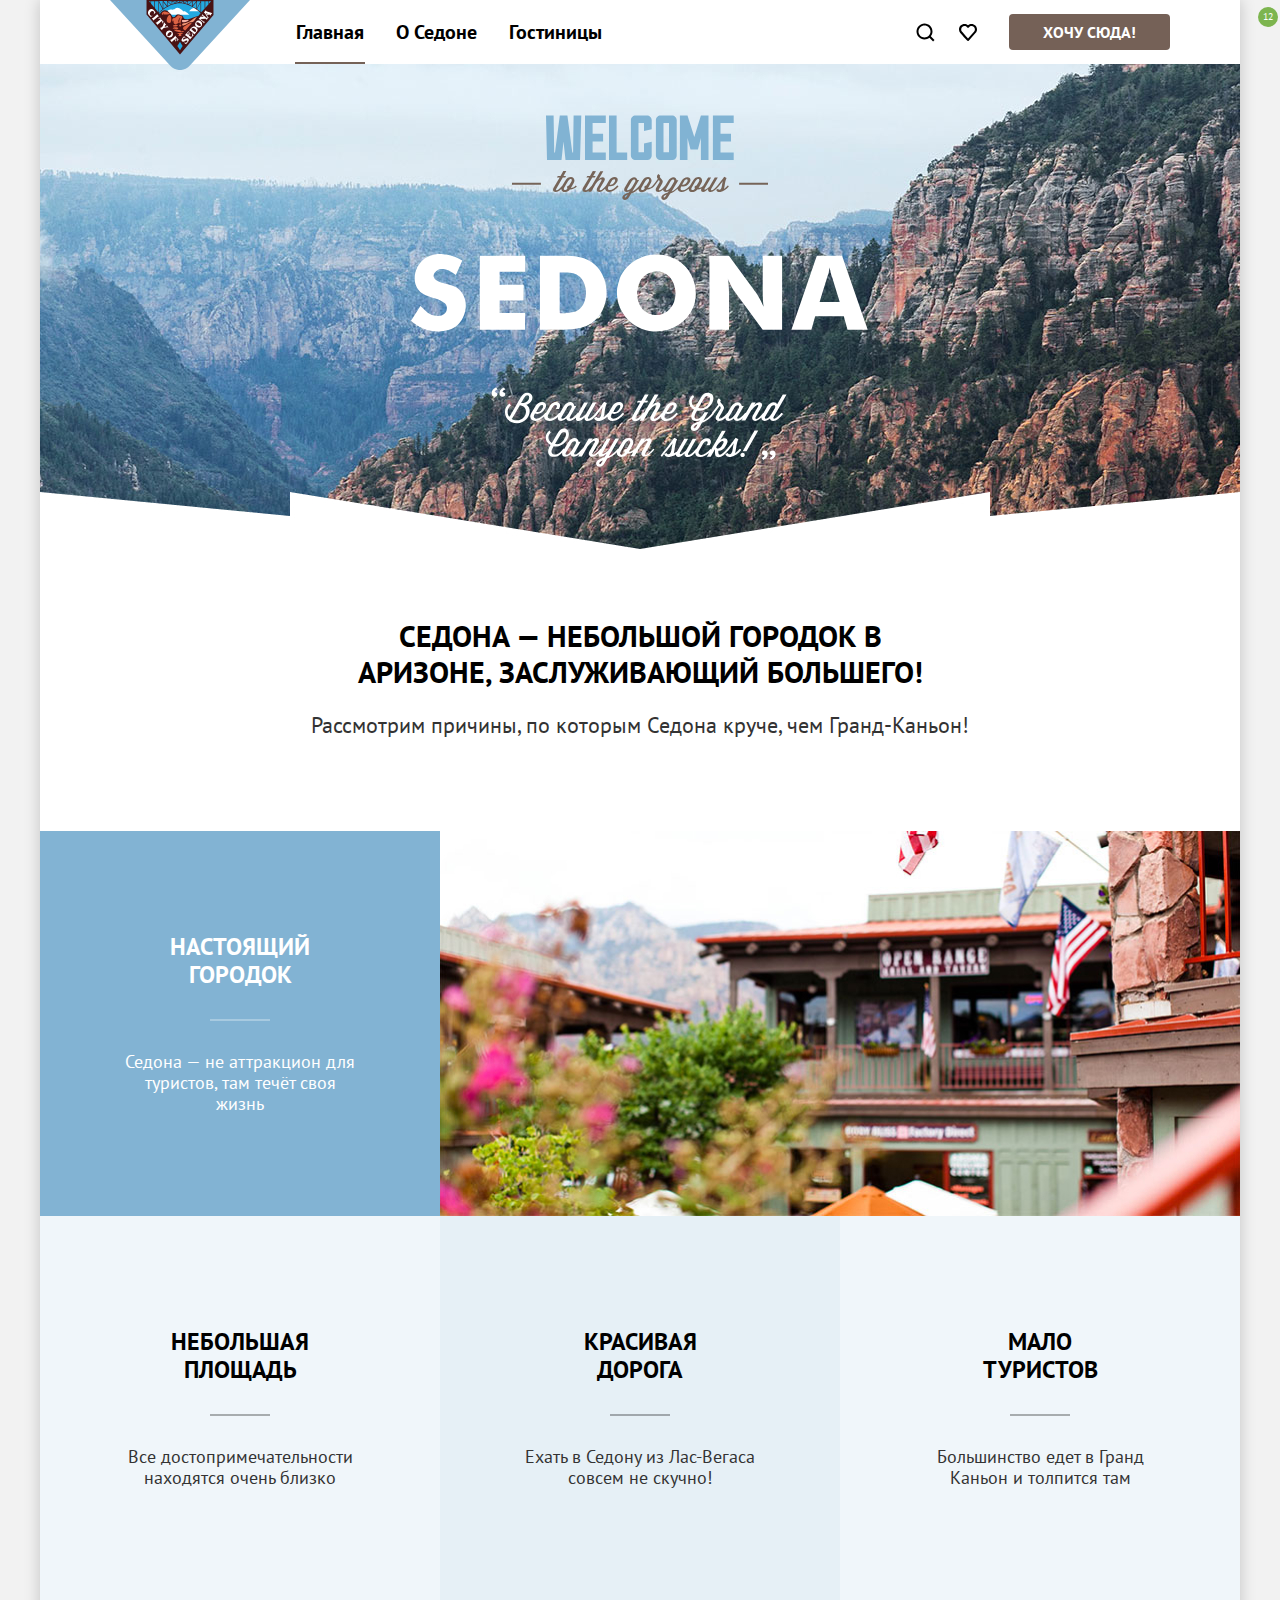
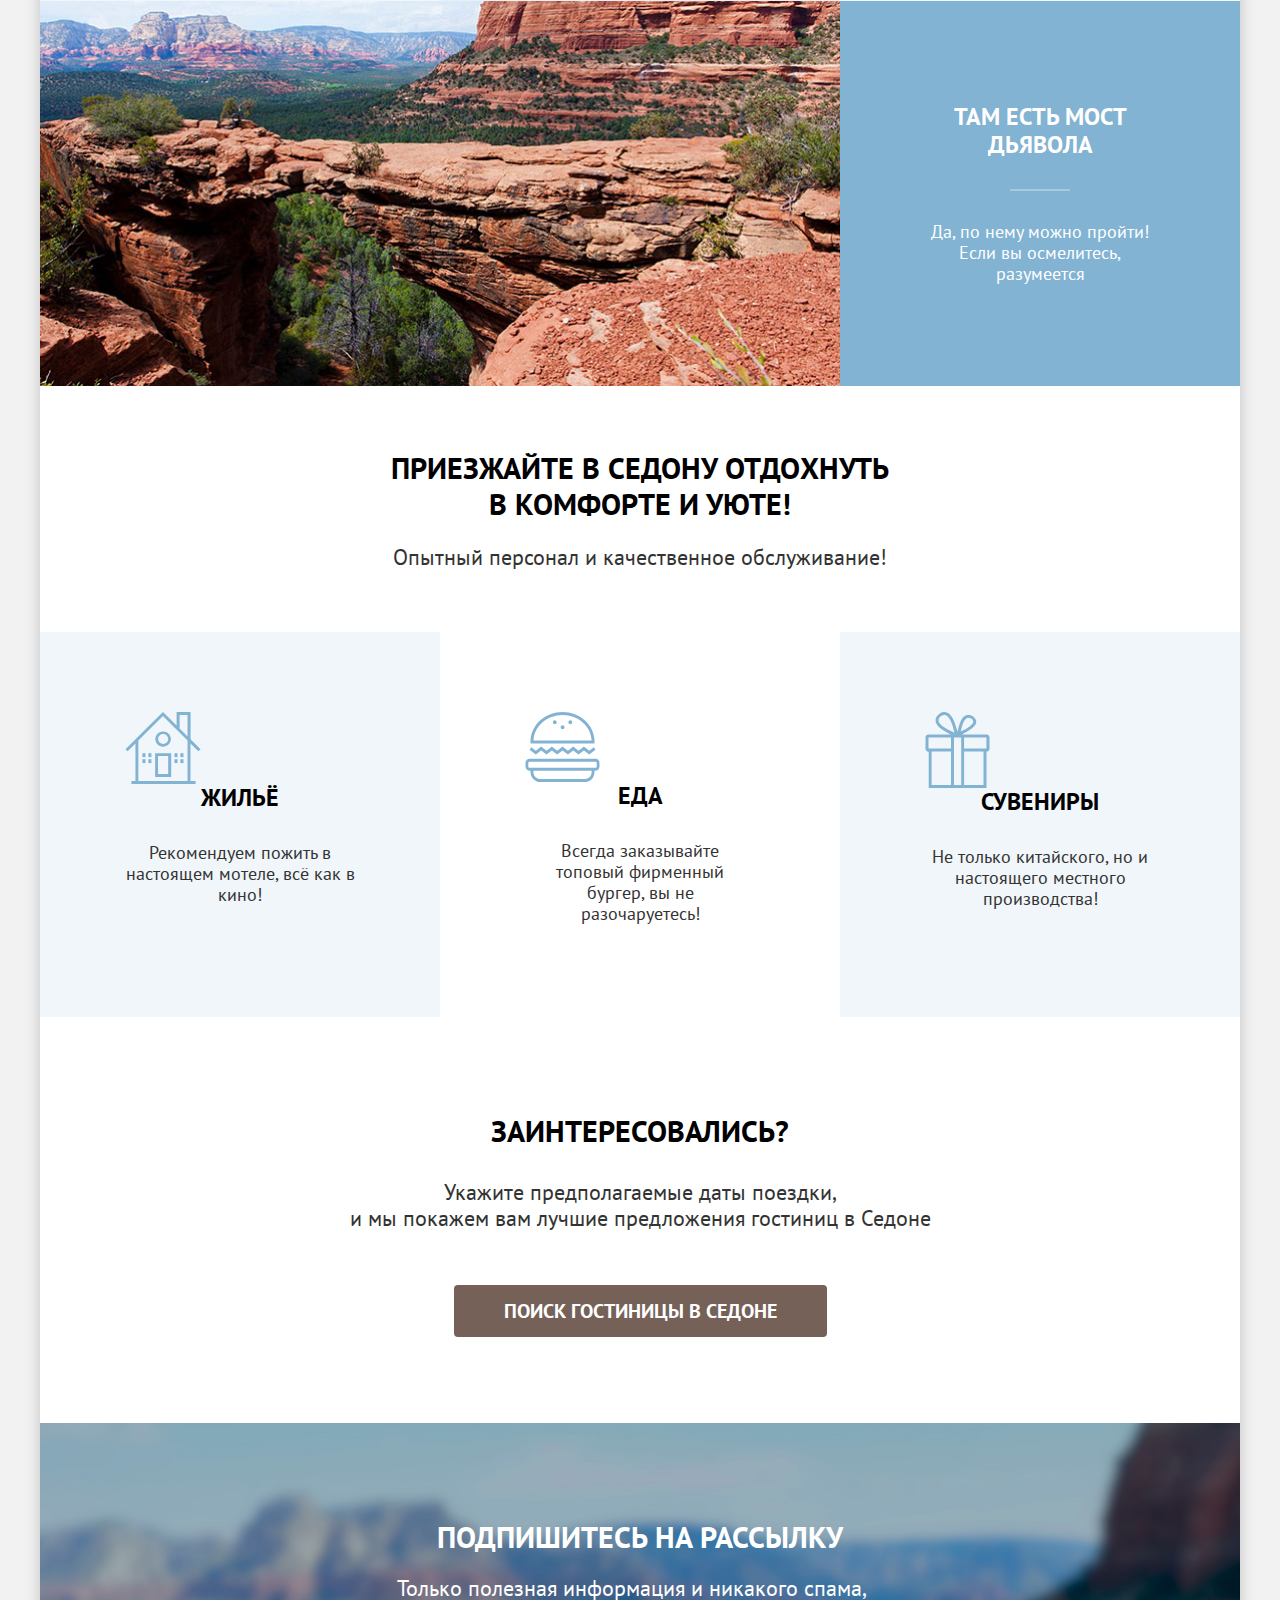
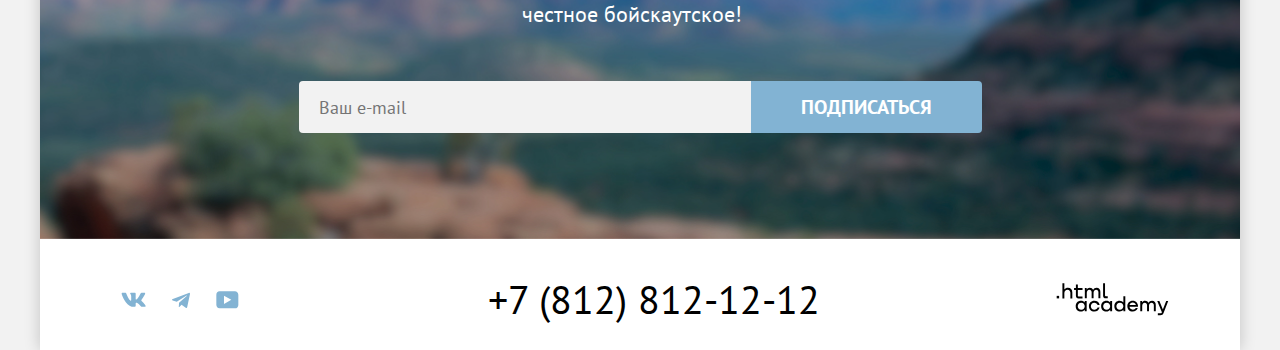
<file: index.html>
<!DOCTYPE html>
<html lang="ru">
  <head>
    <meta charset="utf-8">
    <title>Седона</title>
    <link rel="stylesheet" href="styles/styles.css">
    <link rel="icon" href="favicon.ico">
    <link rel="icon" type="image/png" href="images/icons/favicon.png">
  </head>
  <body>
    <div class="page-container">
      <header class="main-header">
        <div class="container main-header-container">
          <nav class="header-navigation">
            <a class="header-logo">
              <img class="header-logo-image" src="images/logo/header-logo.svg" width="140" height="70" alt="Логотип Седоны.">
            </a>
            <ul class="header-navigation-list">
              <li class="header-navigation-item">
                <a class="header-navigation-link header-navigation-link-current">Главная</a>
              </li>
              <li class="header-navigation-item">
                <a class="header-navigation-link" href="#">О Седоне</a>
              </li>
              <li class="header-navigation-item">
                <a class="header-navigation-link" href="catalog.html">Гостиницы</a>
              </li>
            </ul>
          </nav>
          <ul class="navigation-user-list">
            <li class="navigation-user-item">
              <a class="navigation-user-link" href="#">
                <svg aria-label="Кнопка поиска." role="img" width="20" height="20" viewBox="0 0 20 20" fill="none" xmlns="http://www.w3.org/2000/svg">
                  <path d="M19.5 18.0083L15.8 14.3287C16.8 13.0359 17.5 11.3453 17.5 9.4558C17.5 5.08011 13.9 1.5 9.5 1.5C5.1 1.5 1.5 5.17956 1.5 9.55525C1.5 13.9309 5.1 17.511 9.5 17.511C11.3 17.511 13 16.9144 14.4 15.8204L18.1 19.5L19.5 18.0083ZM9.5 15.5221C6.2 15.5221 3.5 12.837 3.5 9.55525C3.5 6.27348 6.2 3.5884 9.5 3.5884C12.8 3.5884 15.5 6.27348 15.5 9.55525C15.5 12.837 12.8 15.5221 9.5 15.5221Z" fill="black"/>
                  </svg>
              </a>
            </li>
            <li class="navigation-user-item">
              <a class="navigation-user-link" href="#">
                <svg aria-label="Кнопка избранное." role="img" width="18" height="17" viewBox="0 0 18 17" fill="none" xmlns="http://www.w3.org/2000/svg">
                  <path d="M8.9 17C8.6 17 8.3 16.9 8.1 16.6C2.7 10.5 1.4 9.1 1.1 8.7C0.4 7.8 0 6.6 0 5.4C0 2.4 2.4 0 5.5 0C6.8 0 8 0.5 9 1.3C10 0.5 11.3 0 12.5 0C15.5 0 18 2.4 18 5.4C18 6.7 17.5 7.9 16.7 8.8L9.7 16.7C9.5 16.9 9.3 17 8.9 17ZM2.9 7.5C3.2 7.9 6.4 11.5 9 14.4L15.2 7.4C15.7 6.9 15.9 6.2 15.9 5.4C15.9 3.6 14.4 2.1 12.6 2.1C11.6 2.1 10.6 2.6 9.9 3.4C9.6 3.7 9.3 3.8 9 3.8C8.7 3.8 8.4 3.6 8.2 3.4C7.5 2.6 6.5 2.1 5.5 2.1C3.7 2.1 2.2 3.6 2.2 5.4C2.1 6.3 2.5 7 2.9 7.5C2.8 7.5 2.8 7.5 2.9 7.5Z" fill="black"/>
                  </svg>
              </a>
              <span class="navigation-user-favorites">12</span>
            </li>
            <li class="navigation-user-item">
              <button class="button button-primary navigation-user-button" type="button">Хочу сюда!</button>
            </li>
          </ul>
        </div>
      </header>
      <main class="main-container main-index">
        <section class="hero">
          <div class="container hero-container">
            <h1 class="visually-hidden">Сайт поиска отелей в городе Седона.</h1>
            <img class="main-logo" src="images/logo/main-logo.svg" width="458" height="352" alt="Welcome to the gorgeous Sedona. Because the Grand Canyon sucks!">
          </div>
        </section>
        <section class="advantages">
          <header class="advantages-header">
            <h2 class="visually-hidden">Преимущества города Седона.</h2>
            <p class="title-h2 advantages-title">Седона — небольшой городок в Аризоне, заслуживающий большего!</p>
            <p class="text-description advantages-description">Рассмотрим причины, по которым Седона круче, чем Гранд-Каньон!</p>
          </header>
          <ul class="advantages-list">
            <li class="advantages-item">
              <div class="advantages-card advantages-card-bright">
                <h3 class="advantages-card-title line-card-bright">Настоящий городок</h3>
                <p class="advantages-card-description">Седона — не аттракцион для туристов, там течёт своя жизнь</p>
              </div>
              <img class="advantages-image" src="images/backgrounds/advantages-01.jpg" width="800" height="385" alt="Дома в классическом американском стиле с флагами.">
            </li>
            <li class="advantages-item">
              <div class="advantages-card advantages-card-light">
                <h3 class="advantages-card-title line-card-light">Небольшая площадь</h3>
                <p class="advantages-card-description">Все достопримечательности находятся очень близко</p>
              </div>
            </li>
            <li class="advantages-item">
              <div class="advantages-card advantages-card-medium">
                <h3 class="advantages-card-title line-card-medium">Красивая дорога</h3>
                <p class="advantages-card-description">Ехать в Седону из Лас-Вегаса совсем не скучно!</p>
              </div>
            </li>
            <li class="advantages-item">
              <div class="advantages-card advantages-card-light">
                <h3 class="advantages-card-title line-card-light">Мало туристов</h3>
                <p class="advantages-card-description">Большинство едет в Гранд Каньон и толпится там</p>
              </div>
            </li>
            <li class="advantages-item">
              <img class="advantages-image" src="images/backgrounds/advantages-02.jpg" width="800" height="385" alt="Мост дьявола на фоне красных скалистых гор.">
              <div class="advantages-card advantages-card-bright">
                <h3 class="advantages-card-title line-card-bright">Там есть мост дьявола</h3>
                <p class="advantages-card-description">Да, по нему можно пройти! Если вы осмелитесь, разумеется</p>
              </div>
            </li>
          </ul>
        </section>
        <section class="services">
          <header class="services-header">
            <div class="services-header-container">
              <h2 class="visually-hidden">Услуги города Седона.</h2>
              <p class="title-h2 services-title">Приезжайте в Седону отдохнуть в комфорте и уюте!</p>
              <p class="text-description services-description">Опытный персонал и качественное обслуживание!</p>
            </div>
          </header>
          <ul class="services-list">
            <li class="services-item">
              <div class="services-card services-card-medium">
                <svg aria-hidden="true" width="76" height="72" viewBox="0 0 76 72" fill="none" xmlns="http://www.w3.org/2000/svg">
                  <path d="M30.1185 65H46.1827V41.2H30.1185V65ZM33.0301 44.1H43.1707V62.1H33.0301V44.1Z" fill="#83B3D3"/>
                  <path d="M73.3916 39.3L75.5 37.2L65.5602 27.3V0H51.6044V13.6L37.9498 0L0.5 37.2L2.60843 39.3L10.4398 31.5V69.1H6.42369V72H70.5803V69.1H65.4598V31.5L73.3916 39.3ZM62.5482 69.1H13.3514V28.5L37.9498 4.1L62.5482 28.5V69.1ZM62.5482 24.4L54.6165 16.5V2.9H62.5482V24.4Z" fill="#83B3D3"/>
                  <path d="M30.3193 27.1C30.3193 31.4 33.8333 34.8 38.0502 34.8C42.3675 34.8 45.8815 31.3 45.8815 27.1C45.8815 22.8 42.3675 19.4 38.0502 19.4C33.8333 19.4 30.3193 22.8 30.3193 27.1ZM38.1506 22.1C40.8614 22.1 43.1707 24.3 43.1707 27C43.1707 29.7 40.9618 31.9 38.1506 31.9C35.4398 31.9 33.1305 29.7 33.1305 27C33.1305 24.3 35.3394 22.1 38.1506 22.1Z" fill="#83B3D3"/>
                  <path d="M20.4799 41.2H17.4679V45.1H20.4799V41.2Z" fill="#83B3D3"/>
                  <path d="M26.4036 41.2H23.3916V45.1H26.4036V41.2Z" fill="#83B3D3"/>
                  <path d="M20.4799 47.2H17.4679V51.1H20.4799V47.2Z" fill="#83B3D3"/>
                  <path d="M26.4036 47.2H23.3916V51.1H26.4036V47.2Z" fill="#83B3D3"/>
                  <path d="M52.508 41.2H49.496V45.1H52.508V41.2Z" fill="#83B3D3"/>
                  <path d="M58.4317 41.2H55.4197V45.1H58.4317V41.2Z" fill="#83B3D3"/>
                  <path d="M52.508 47.2H49.496V51.1H52.508V47.2Z" fill="#83B3D3"/>
                  <path d="M58.4317 47.2H55.4197V51.1H58.4317V47.2Z" fill="#83B3D3"/>
                  </svg>
                <h3 class="services-card-title">Жильё</h3>
                <p class="services-card-description">Рекомендуем пожить в настоящем мотеле, всё как в кино!</p>
              </div>
            </li>
            <li class="services-item">
              <div class="services-card services-card-light">
                <svg aria-hidden="true" width="75" height="70" viewBox="0 0 75 70" fill="none" xmlns="http://www.w3.org/2000/svg">
                  <path d="M70.5757 46.7H4.6103C2.30452 46.7 0.5 48.6 0.5 51V54.5C0.5 56.9 2.40477 58.8 4.6103 58.8H5.51257V59.9C5.51257 65.4 9.82337 70 15.1367 70H59.8488C65.1621 70 69.4729 65.5 69.4729 59.9V58.8H70.3752C72.681 58.8 74.4855 56.9 74.4855 54.5V51C74.686 48.7 72.7812 46.7 70.5757 46.7ZM66.6659 59.9C66.6659 63.8 63.6583 66.9 59.949 66.9H15.1367C11.4274 66.9 8.41985 63.7 8.41985 59.9V58.8H66.6659V59.9ZM71.7787 54.5C71.7787 55.2 71.1772 55.8 70.5757 55.8H4.51005C3.80829 55.8 3.30704 55.2 3.30704 54.5V51C3.30704 50.3 3.90855 49.7 4.51005 49.7H70.4754C71.1772 49.7 71.6784 50.3 71.6784 51C71.7787 51 71.7787 54.5 71.7787 54.5Z" fill="#83B3D3"/>
                  <path d="M16.1392 38.4L21.5528 42.5L26.8661 38.4L32.1794 42.5L37.4927 38.4L42.9063 42.5L48.2196 38.4L53.5329 42.5L58.9465 38.4L64.2598 42.5L70.4754 37.8L68.7711 35.3L64.2598 38.7L58.9465 34.6L53.5329 38.7L48.2196 34.6L42.9063 38.7L37.4927 34.6L32.1794 38.7L26.8661 34.6L21.5528 38.7L16.1392 34.6L10.8259 38.7L6.31458 35.3L4.6103 37.8L10.8259 42.5L16.1392 38.4Z" fill="#83B3D3"/>
                  <path d="M8.52011 31.5H69.4729C69.4729 30.9 69.5732 30.3 69.5732 29.6C69.5732 29.2 69.5732 28.8 69.5732 28.4C68.8714 12.7 54.8362 0 37.593 0C20.2495 0 6.21432 12.7 5.51257 28.5C5.51257 28.9 5.51257 29.3 5.51257 29.7C5.51257 30.3 5.50815 30.9 5.6084 31.5H8.52011ZM37.593 3C53.2322 3 66.0644 14.3 66.6659 28.5H8.52011C9.12161 14.4 21.9538 3 37.593 3Z" fill="#83B3D3"/>
                  <path d="M37.593 17.3C38.645 17.3 39.4978 16.4046 39.4978 15.3C39.4978 14.1954 38.645 13.3 37.593 13.3C36.541 13.3 35.6882 14.1954 35.6882 15.3C35.6882 16.4046 36.541 17.3 37.593 17.3Z" fill="#83B3D3"/>
                  <path d="M29.7734 12.2C30.8254 12.2 31.6782 11.3046 31.6782 10.2C31.6782 9.09543 30.8254 8.2 29.7734 8.2C28.7214 8.2 27.8686 9.09543 27.8686 10.2C27.8686 11.3046 28.7214 12.2 29.7734 12.2Z" fill="#83B3D3"/>
                  <path d="M45.3123 12.2C46.3643 12.2 47.2171 11.3046 47.2171 10.2C47.2171 9.09543 46.3643 8.2 45.3123 8.2C44.2604 8.2 43.4076 9.09543 43.4076 10.2C43.4076 11.3046 44.2604 12.2 45.3123 12.2Z" fill="#83B3D3"/>
                  </svg>
                <h3 class="services-card-title">Еда</h3>
                <p class="services-card-description">Всегда заказывайте топовый фирменный бургер, вы не разочаруетесь!</p>
              </div>
            </li>
            <li class="services-item">
              <div class="services-card services-card-medium">
                <svg aria-hidden="true" width="65" height="76" viewBox="0 0 65 76" fill="none" xmlns="http://www.w3.org/2000/svg">
                  <path d="M61.6 22.4625H61.5H36.8C50.6 15.5576 51.7 11.1546 51.2 8.75288C50 4.75007 45.5 1.74797 41.2 3.34909C35.6 5.45056 34.1 13.7564 32.6 19.7606C30.6 13.6563 28.8 5.95091 24.4 2.04818C23.1 0.947407 21.3 -0.253434 18.6 0.0467764C14.6 0.447057 8.8 5.45056 11.1 11.0545C13.4 16.4583 20.8 19.8607 25.7 22.5626H3.7H3.4C1.8 22.5626 0.5 23.8635 0.5 25.4646V36.7725C0.5 38.3736 1.8 39.6745 3.4 39.6745H3.7V72.9979V75.3996V76H61.5V75.4996V72.9979V39.5745H61.6C63.2 39.5745 64.5 38.2736 64.5 36.6724V25.3645C64.5 23.7634 63.2 22.4625 61.6 22.4625ZM42.9 5.85084C45 5.55063 47.9 7.15176 48.2 9.05309C48.6 11.8551 44.8 14.3568 43.1 15.4576C40.6 17.1588 38.2 18.0594 35.8 19.5604C36.7 15.8579 38.3 6.55133 42.9 5.85084ZM20 15.8579C17.8 14.3568 13.5 11.4548 13.6 8.05239C13.7 4.44986 19.3 1.44776 22.4 4.14965C26.3 7.55203 28.1 15.2574 29.5 20.7613C26.3 19.2602 23.2 17.9593 20 15.8579ZM26 72.9979H6.6V39.5745H26V72.9979ZM26 36.4723H3.5V25.4646H26V36.4723ZM36.2 36.4723V39.4744V72.9979H29V39.5745V36.5724V25.5647H36.2V36.4723ZM58.5 72.9979H39.1V39.5745H58.5V72.9979ZM61.4 36.4723H39.1V25.4646H61.4V36.4723Z" fill="#83B3D3"/>
                  </svg>
                <h3 class="services-card-title">Сувениры</h3>
                <p class="services-card-description">Не только китайского, но и настоящего местного производства!</p>
              </div>
            </li>
          </ul>
        </section>
        <section class="hotel-search">
          <div class="hotel-search-container">
            <h2 class="visually-hidden">Поиск гостиницы в городе Седона.</h2>
            <p class="title-h2 hotel-search-title">Заинтересовались?</p>
            <p class="text-description hotel-search-description">Укажите предполагаемые даты поездки, <br> и мы покажем вам лучшие предложения гостиниц в Седоне</p>
            <button class="button button-primary button-hotel-search" type="button">Поиск гостиницы в Седоне</button>
          </div>
        </section>
        <section class="newsletter-main">
          <div class="newsletter-main-container">
            <h2 class="title-h2 newsletter-title">Подпишитесь на рассылку</h2>
            <p class="text-description newsletter-description">Только полезная информация и никакого спама, честное бойскаутское!</p>
            <form id="newsletter-form" class="newsletter-form" action="https://echo.htmlacademy.ru/" method="post">
              <label for="newsletter-form-email">
                <input class="newsletter-field" placeholder="Ваш e-mail" type="email" name="newsletter-email" id="newsletter-form-email" required>
              </label>
              <button class="button button-secondary button-secondary-newsletter" type="submit">Подписаться</button>
            </form>
          </div>
        </section>
      </main>
      <footer class="main-footer">
        <div class="container footer-container">
          <ul class="social-list">
            <li class="social-item">
              <a class="social-link social-link-vkontakte" href="https://vk.com/htmlacademy">
                <svg class="social-link-icon" aria-label="Vkontakte." role="img" width="25" height="15" viewBox="0 0 25 15" fill="currentColor" xmlns="http://www.w3.org/2000/svg">
                  <path fill-rule="evenodd" clip-rule="evenodd" d="M24.1164 1.80445C24.2824 1.25845 24.1164 0.856445 23.3214 0.856445H20.6964C20.0284 0.856445 19.7204 1.20345 19.5534 1.58645C19.5534 1.58645 18.2184 4.78245 16.3274 6.85845C15.7154 7.46045 15.4374 7.65145 15.1034 7.65145C14.9364 7.65145 14.6854 7.46045 14.6854 6.91345V1.80445C14.6854 1.14845 14.5014 0.856445 13.9454 0.856445H9.81738C9.40038 0.856445 9.14938 1.16045 9.14938 1.44945C9.14938 2.07045 10.0954 2.21445 10.1924 3.96245V7.76045C10.1924 8.59345 10.0394 8.74444 9.70538 8.74444C8.81538 8.74444 6.65038 5.53345 5.36538 1.85945C5.11638 1.14445 4.86438 0.856445 4.19338 0.856445H1.56638C0.816382 0.856445 0.666382 1.20345 0.666382 1.58645C0.666382 2.26845 1.55638 5.65645 4.81138 10.1374C6.98138 13.1974 10.0364 14.8564 12.8194 14.8564C14.4884 14.8564 14.6944 14.4884 14.6944 13.8534V11.5404C14.6944 10.8034 14.8524 10.6564 15.3814 10.6564C15.7714 10.6564 16.4384 10.8484 17.9964 12.3234C19.7764 14.0724 20.0694 14.8564 21.0714 14.8564H23.6964C24.4464 14.8564 24.8224 14.4884 24.6064 13.7604C24.3684 13.0364 23.5184 11.9854 22.3914 10.7384C21.7794 10.0284 20.8614 9.26345 20.5824 8.88045C20.1934 8.38945 20.3044 8.17044 20.5824 7.73345C20.5824 7.73345 23.7824 3.30745 24.1154 1.80445H24.1164Z" fill="#83B3D3"/>
                  </svg>
              </a>
            </li>
            <li class="social-item">
              <a class="social-link social-link-telegram" href="https://t.me/htmlacademy">
                <svg class="social-link-icon" aria-label="Telegram." role="img" width="18" height="16" viewBox="0 0 18 16" fill="currentColor" xmlns="http://www.w3.org/2000/svg">
                  <path d="M16.785 0.955705L0.840489 7.1042C-0.247661 7.54126 -0.241365 8.14828 0.640845 8.41897L4.73445 9.69597L14.2058 3.72014C14.6537 3.44766 15.0629 3.59424 14.7265 3.89281L7.05283 10.8183H7.05103L7.05283 10.8192L6.77045 15.0387C7.18413 15.0387 7.36669 14.8489 7.59871 14.625L9.58705 12.6915L13.7229 15.7464C14.4855 16.1664 15.0332 15.9506 15.2229 15.0405L17.9379 2.2453C18.2158 1.13107 17.5126 0.626562 16.785 0.955705Z" fill="#83B3D3"/>
                  </svg>
              </a>
            </li>
            <li class="social-item">
              <a class="social-link social-link-youtube" href="https://www.youtube.com/user/htmlacademyru">
                <svg class="social-link-icon" aria-label="Youtube." role="img" width="23" height="18" viewBox="0 0 23 18" fill="currentColor" xmlns="http://www.w3.org/2000/svg">
                  <path d="M18.9402 0.356445H3.50738C1.64668 0.356445 0.333252 1.9502 0.333252 3.75645V13.8502C0.333252 15.7627 1.64668 17.3564 3.50738 17.3564H19.1591C20.8009 17.3564 22.3333 15.7627 22.3333 13.9564V3.75645C22.1143 1.9502 20.8009 0.356445 18.9402 0.356445ZM7.99494 12.8939V4.81894L15.3283 8.85645L7.99494 12.8939Z" fill="#83B3D3"/>
                  </svg>
              </a>
            </li>
          </ul>
          <address class="footer-address">
            <a class="footer-address-phone" href="tel:+78128121212">+7 (812) 812-12-12</a>
          </address>
          <a class="footer-dev" href="https://htmlacademy.ru/">
            <svg class="footer-dev-logo" aria-label="Логотип разработчика .html academy." role="img" width="115" height="34" viewBox="0 0 115 34" fill="currentColor" xmlns="http://www.w3.org/2000/svg">
              <path d="M0 13.2564V15.8564H2.5V13.2564H0Z" fill="black"/>
              <path d="M11.6 4.85645C10 4.85645 8.8 5.55645 8 6.55645H7.9V0.356445H5.9V15.8564H7.9V10.5564C7.9 8.45645 9.2 6.95645 11.2 6.95645C13 6.95645 14.1 8.35645 14.1 10.1564V15.8564H16.1V9.75644C16.2 6.75644 14.3 4.85645 11.6 4.85645Z" fill="black"/>
              <path d="M26.6 5.15645H21.8V1.45645H19.8V5.25645H17.9V7.25645H19.8V13.2564C19.8 14.9564 20.8 15.9564 22.5 15.9564H26.6V13.9564H22.9C22.2 13.9564 21.8 13.5564 21.8 12.8564V7.15645H26.6V5.15645Z" fill="black"/>
              <path d="M41.1 4.95645C39.5 4.95645 38.2 5.75644 37.6 7.05645H37.5C36.9 5.85645 35.7 4.95645 34.1 4.95645C32.7 4.95645 31.6 5.75645 31 6.75645H30.9V5.15645H29V15.7564H31V10.3564C31 8.35645 32 6.85645 33.6 6.85645C35.1 6.85645 36 7.85645 36 9.45645V15.7564H38V10.1564C38 7.75645 39.4 6.85645 40.6 6.85645C42.1 6.85645 43 7.85645 43 9.45645V15.7564H45V9.25644C45.1 6.75644 43.6 4.95645 41.1 4.95645Z" fill="black"/>
              <path d="M47.8 13.0564C47.8 14.7564 48.8 15.7564 50.6 15.7564H52.6V13.7564H50.9C50.2 13.7564 49.8 13.3564 49.8 12.6564V0.356445H47.8V13.0564Z" fill="black"/>
              <path d="M28.9 20.0564C28 18.9564 26.7 18.2564 25 18.2564C21.9 18.2564 19.6 20.5564 19.6 23.8564C19.6 27.1564 21.9 29.4564 25 29.4564C26.8 29.4564 28 28.6564 28.8 27.5564H28.9V29.1564H30.9V18.5564H28.9V20.0564ZM25.3 27.4564C23.1 27.4564 21.7 25.8564 21.7 23.8564C21.7 21.8564 23.1 20.2564 25.3 20.2564C27.5 20.2564 28.9 21.8564 28.9 23.8564C28.9 25.7564 27.5 27.4564 25.3 27.4564Z" fill="black"/>
              <path d="M44.2 22.3564C43.7 19.9564 41.6 18.2564 38.8 18.2564C35.4 18.2564 33.2 20.7564 33.2 23.8564C33.2 26.9564 35.4 29.4564 38.8 29.4564C41.6 29.4564 43.7 27.6564 44.2 25.2564H42.1C41.7 26.5564 40.4 27.5564 38.8 27.5564C36.6 27.5564 35.2 25.9564 35.2 23.9564C35.2 21.9564 36.6 20.3564 38.8 20.3564C40.4 20.3564 41.6 21.3564 42.1 22.5564H44.2V22.3564Z" fill="black"/>
              <path d="M55.1 20.0564C54.2 18.9564 52.9 18.2564 51.2 18.2564C48.1 18.2564 45.8 20.5564 45.8 23.8564C45.8 27.1564 48.1 29.4564 51.2 29.4564C53 29.4564 54.2 28.6564 55 27.5564H55.1V29.1564H57.1V18.5564H55.1V20.0564ZM51.5 27.4564C49.3 27.4564 47.9 25.8564 47.9 23.8564C47.9 21.8564 49.3 20.2564 51.5 20.2564C53.7 20.2564 55.1 21.8564 55.1 23.8564C55.1 25.7564 53.6 27.4564 51.5 27.4564Z" fill="black"/>
              <path d="M68.7 20.1564C67.8 19.0564 66.5 18.2564 64.8 18.2564C61.7 18.2564 59.4 20.5564 59.4 23.8564C59.4 27.1564 61.6 29.4564 64.8 29.4564C66.5 29.4564 67.8 28.6564 68.6 27.6564H68.7V29.1564H70.7V13.7564H68.7V20.1564ZM65.1 27.4564C62.9 27.4564 61.5 25.8564 61.5 23.8564C61.5 21.8564 62.9 20.2564 65.1 20.2564C67.3 20.2564 68.7 21.8564 68.7 23.8564C68.6 25.8564 67.2 27.4564 65.1 27.4564Z" fill="black"/>
              <path d="M78.3 18.2564C75 18.2564 72.8 20.7564 72.8 23.8564C72.8 26.8564 74.9 29.4564 78.3 29.4564C80.8 29.4564 82.8 28.1564 83.5 25.8564H81.4C80.9 26.8564 79.8 27.4564 78.4 27.4564C76.5 27.4564 75.1 26.1564 75 24.5564H83.8C84 20.9564 81.8 18.2564 78.3 18.2564ZM78.3 20.1564C80 20.1564 81.3 21.1564 81.6 22.7564H75.1C75.4 21.2564 76.6 20.1564 78.3 20.1564Z" fill="black"/>
              <path d="M98.2 18.2564C96.6 18.2564 95.3 19.0564 94.6 20.2564H94.5C93.9 19.0564 92.7 18.2564 91.1 18.2564C89.7 18.2564 88.6 18.9564 88 20.0564V18.5564H86.1V29.1564H88.1V23.7564C88.1 21.7564 89.1 20.3564 90.7 20.2564C92.2 20.2564 93.1 21.2564 93.1 22.8564V29.1564H95.1V23.5564C95.1 21.1564 96.5 20.2564 97.7 20.2564C99.2 20.2564 100.1 21.2564 100.1 22.8564V29.1564H102.1V22.6564C102.2 20.0564 100.7 18.2564 98.2 18.2564Z" fill="black"/>
              <path d="M109.4 27.3564L105.8 18.4564H103.6L108.4 30.0564C108.1 30.9564 107.7 31.2564 106.7 31.2564H104.2V33.2564H106.7C108.5 33.2564 109.5 32.4564 110.2 30.6564L114.9 18.4564H112.8L109.4 27.3564Z" fill="black"/>
              </svg>
          </a>
        </div>
      </footer>
      <div class="modal-container modal-container-close">
        <div class="modal modal-search">
          <button class="modal-close-button">
            <span class="visually-hidden">Закрыть</span>
          </button>
          <section class="modal-content">
            <h2 class="modal-title">Поиск гостиницы в Седоне</h2>
          </section>
        </div>
      </div>
    </div>
  </body>
</html>
</file>
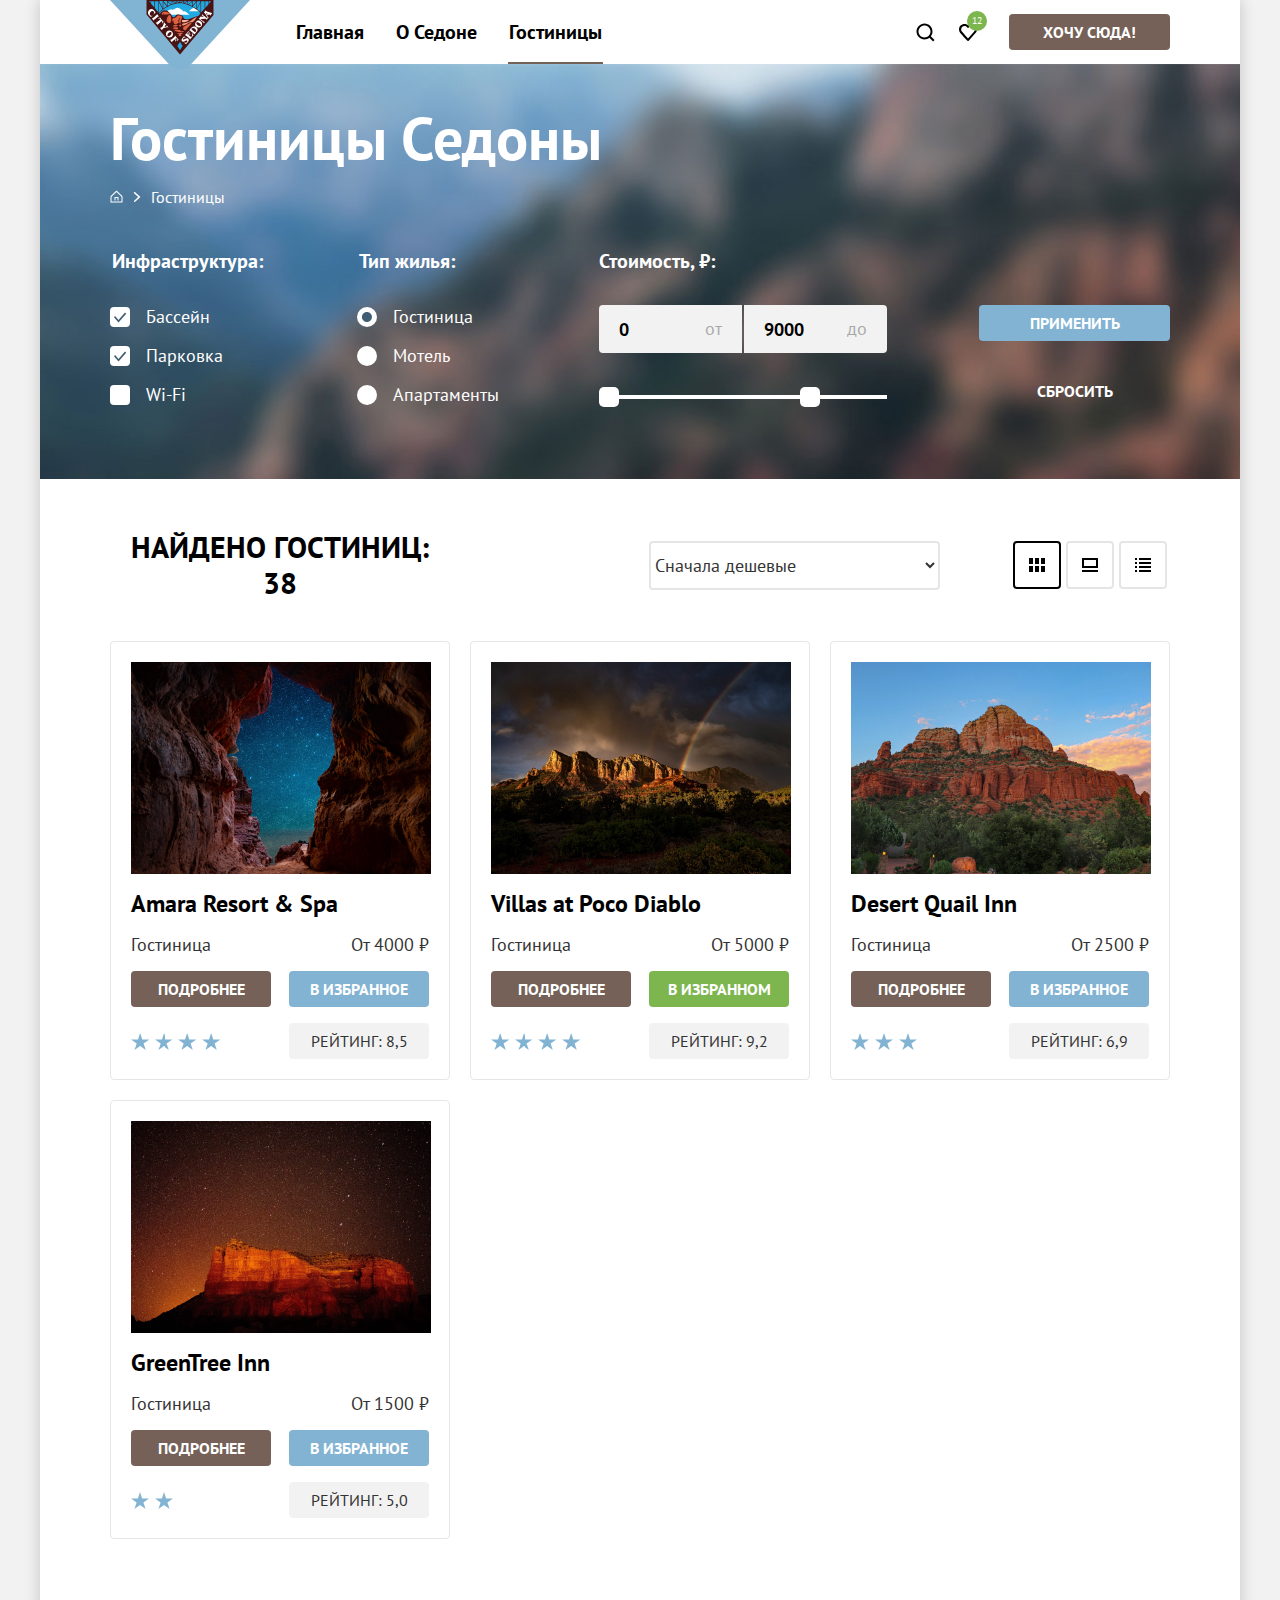
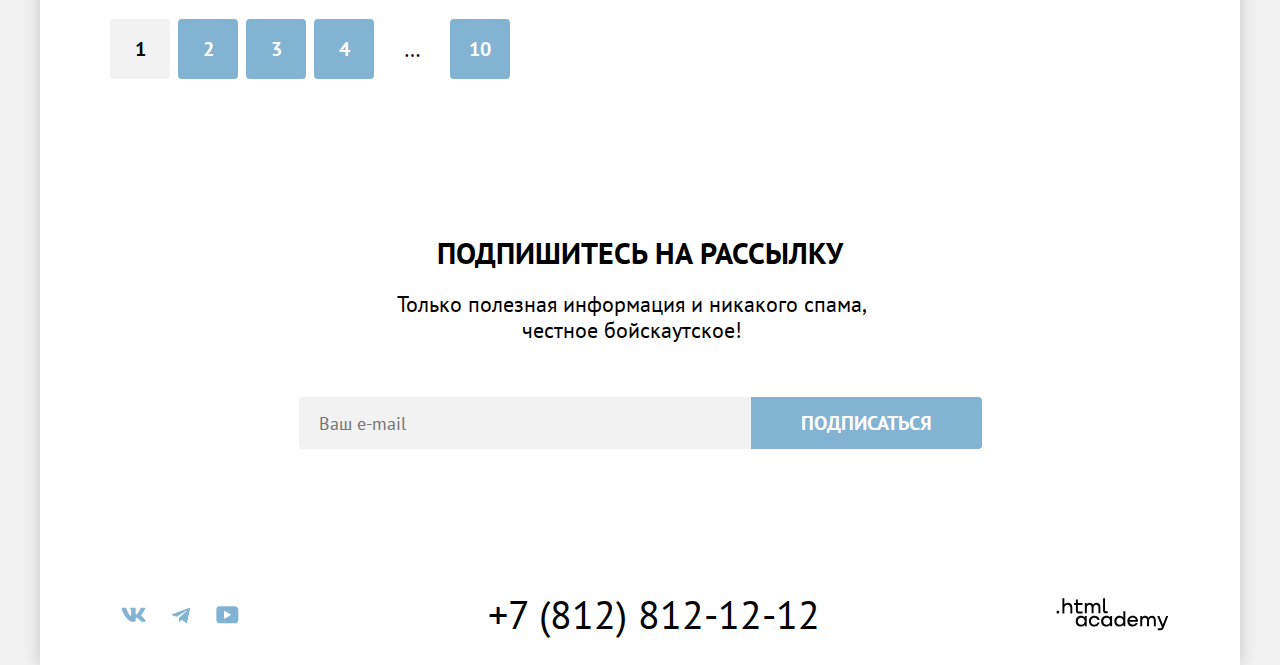
<file: catalog.html>
<!DOCTYPE html>
<html lang="ru">
  <head>
    <meta charset="utf-8">
    <title>Каталог отелей Седоны</title>
    <link rel="stylesheet" href="styles/styles.css">
    <link rel="icon" href="favicon.ico">
    <link rel="icon" type="image/png" href="images/icons/favicon.png">
  </head>
  <body>
    <div class="page-container">
      <header class="main-header">
        <div class="container main-header-container">
          <nav class="header-navigation">
            <a class="header-logo" href="index.html">
              <img class="header-logo-image" src="images/logo/header-logo.svg" width="140" height="70" alt="Логотип Седоны.">
            </a>
            <ul class="header-navigation-list">
              <li class="header-navigation-item">
                <a class="header-navigation-link" href="index.html">Главная</a>
              </li>
              <li class="header-navigation-item">
                <a class="header-navigation-link" href="#">О Седоне</a>
              </li>
              <li class="header-navigation-item">
                <a class="header-navigation-link header-navigation-link-current">Гостиницы</a>
              </li>
            </ul>
          </nav>
          <ul class="navigation-user-list">
            <li class="navigation-user-item">
              <a class="navigation-user-link" href="#">
                <svg aria-label="Кнопка поиска." role="img" width="20" height="20" viewBox="0 0 20 20" fill="none" xmlns="http://www.w3.org/2000/svg">
                  <path d="M19.5 18.0083L15.8 14.3287C16.8 13.0359 17.5 11.3453 17.5 9.4558C17.5 5.08011 13.9 1.5 9.5 1.5C5.1 1.5 1.5 5.17956 1.5 9.55525C1.5 13.9309 5.1 17.511 9.5 17.511C11.3 17.511 13 16.9144 14.4 15.8204L18.1 19.5L19.5 18.0083ZM9.5 15.5221C6.2 15.5221 3.5 12.837 3.5 9.55525C3.5 6.27348 6.2 3.5884 9.5 3.5884C12.8 3.5884 15.5 6.27348 15.5 9.55525C15.5 12.837 12.8 15.5221 9.5 15.5221Z" fill="black"/>
                  </svg>
              </a>
            </li>
            <li class="navigation-user-item">
              <a class="navigation-user-link" href="#">
                <span class="navigation-user-favorites">12</span>
                <svg aria-label="Кнопка избранное." role="img" width="18" height="17" viewBox="0 0 18 17" fill="none" xmlns="http://www.w3.org/2000/svg">
                  <path d="M8.9 17C8.6 17 8.3 16.9 8.1 16.6C2.7 10.5 1.4 9.1 1.1 8.7C0.4 7.8 0 6.6 0 5.4C0 2.4 2.4 0 5.5 0C6.8 0 8 0.5 9 1.3C10 0.5 11.3 0 12.5 0C15.5 0 18 2.4 18 5.4C18 6.7 17.5 7.9 16.7 8.8L9.7 16.7C9.5 16.9 9.3 17 8.9 17ZM2.9 7.5C3.2 7.9 6.4 11.5 9 14.4L15.2 7.4C15.7 6.9 15.9 6.2 15.9 5.4C15.9 3.6 14.4 2.1 12.6 2.1C11.6 2.1 10.6 2.6 9.9 3.4C9.6 3.7 9.3 3.8 9 3.8C8.7 3.8 8.4 3.6 8.2 3.4C7.5 2.6 6.5 2.1 5.5 2.1C3.7 2.1 2.2 3.6 2.2 5.4C2.1 6.3 2.5 7 2.9 7.5C2.8 7.5 2.8 7.5 2.9 7.5Z" fill="black"/>
                  </svg>
              </a>
            </li>
            <li class="navigation-user-item">
              <button class="button button-primary navigation-user-button" type="button">Хочу сюда!</button>
            </li>
          </ul>
        </div>
      </header>
      <main class="main-container main-catalog">
        <section class="filters">
          <div class="container filters-container">
            <header class="filters-header">
              <h1 class="filters-header-title">Гостиницы Седоны</h1>
              <ul class="breadcrumbs">
                <li class="breadcrumbs-item">
                  <a class="breadcrumbs-link" href="index.html">
                    <svg aria-label="На главную." role="img" width="13" height="13" viewBox="0 0 13 13" fill="currentColor" xmlns="http://www.w3.org/2000/svg">
                      <path d="M6.5 0.5L0.5 6.30006V12.5001H12.5V6.30006L6.5 0.5ZM11.5 11.5001H1.5V6.70005L6.5 1.9L11.5 6.70005V11.5001Z"/>
                      <path d="M4.5 10.5001H5.5V8.00005H7.5V10.5001H8.5V7.00005H4.5V10.5001Z"/>
                    </svg>
                  </a>
                </li>
                <li class="breadcrumbs-item">
                  <a class="breadcrumbs-link">Гостиницы</a>
                </li>
              </ul>
            </header>
            <form id="filters-form" class="filters-form" action="https://echo.htmlacademy.ru/" method="get">
              <fieldset class="filters-group">
                <legend class="filters-group-title">Инфраструктура:</legend>
                <ul class="filters-list">
                  <li class="filters-item">
                    <label class="filters-control">
                      <input class="filters-control-input" type="checkbox" name="swimming-pool" checked>
                        <span class="filters-control-label">Бассейн</span>
                    </label>
                  </li>
                  <li class="filters-item">
                    <label class="filters-control">
                      <input class="filters-control-input" type="checkbox" name="parking" checked>
                        <span class="filters-control-label">Парковка</span>
                    </label>
                  </li>
                  <li class="filters-item">
                    <label class="filters-control">
                      <input class="filters-control-input" type="checkbox" name="wi-fi">
                        <span class="filters-control-label">Wi-Fi</span>
                    </label>
                  </li>
                </ul>
              </fieldset>
              <fieldset class="filters-group">
                <legend class="filters-group-title">Тип жилья:</legend>
                <ul class="filters-list">
                  <li class="filters-item">
                    <label class="filters-control">
                      <input class="filters-control-input" type="radio" name="housing-type" value="hotel" checked>
                        <span class="filters-control-label">Гостиница</span>
                    </label>
                  </li>
                  <li class="filters-item">
                    <label class="filters-control">
                      <input class="filters-control-input" type="radio" name="housing-type" value="motel">
                        <span class="filters-control-label">Мотель</span>
                    </label>
                  </li>
                  <li class="filters-item">
                    <label class="filters-control">
                      <input class="filters-control-input" type="radio" name="housing-type" value="apartments">
                        <span class="filters-control-label">Апартаменты</span>
                    </label>
                  </li>
                </ul>
              </fieldset>
              <div class="filters-price-group">
                <span class="filters-group-title">Стоимость, ₽:</span>
                <div class="filters-price">
                  <label class="filters-price-form">
                    <input class="filters-form-start" type="text" name="amount" value="0">
                    <span class="filters-price-text">от</span>
                  </label>
                  <label class="filters-price-form">
                    <input class="filters-form-end" type="text" name="amount" value="9000">
                    <span class="filters-price-text">до</span>
                  </label>
                </div>
                <div class="range">
                  <div class="range-scale">
                    <div class="range-bar" style="left: 10px; width: 201px">
                      <button class="range-toggle toggle-min">
                        <span class="visually-hidden">Изменить минимальную цену</span>
                      </button>
                      <button class="range-toggle toggle-max">
                        <span class="visually-hidden">Изменить максимальную цену</span>
                      </button>
                    </div>
                  </div>
                </div>
              </div>
              <div class="buttons">
                <button class="button button-apply" type="submit">Применить</button>
                <button class="button button-reset" type="reset">Сбросить</button>
              </div>
            </form>
          </div>
        </section>
        <section class="catalog">
          <div class="container catalog-container">
            <header class="catalog-navigation">
              <h2 class="visually-hidden">Каталог гостиниц</h2>
              <p class="result-hotels">Найдено гостиниц: 38</p>
              <select class="select-control" aria-label="Сортировка">
                <option value="cheap-first">Сначала дешевые</option>
                <option value="popular-first">Сначала популярные</option>
                <option value="expensive-first">Сначала дорогие</option>
              </select>
              <div class="sort-buttons">
                <a class="sort-buttons-link sort-buttons-link-current" href="#">
                  <svg role="img" width="16" height="14" viewBox="0 0 16 14" fill="none" xmlns="http://www.w3.org/2000/svg">
                    <path d="M4 0H0V6H4V0Z" fill="black"/>
                    <path d="M16 0H12V6H16V0Z" fill="black"/>
                    <path d="M10 0H6V6H10V0Z" fill="black"/>
                    <path d="M4 8H0V14H4V8Z" fill="black"/>
                    <path d="M16 8H12V14H16V8Z" fill="black"/>
                    <path d="M10 8H6V14H10V8Z" fill="black"/>
                  </svg>
                  <span class="visually-hidden">Показать карточки</span>
                </a>
                <a class="sort-buttons-link" href="#">
                  <svg role="img" width="16" height="14" viewBox="0 0 16 14" fill="none" xmlns="http://www.w3.org/2000/svg">
                    <path d="M16 12H0V14H16V12Z" fill="black"/>
                    <path d="M14 2V8H2V2H14ZM16 0H0V10H16V0Z" fill="black"/>
                  </svg>
                  <span class="visually-hidden">Показать слайдеры</span>
                </a>
                <a class="sort-buttons-link" href="#">
                  <svg role="img" width="16" height="14" viewBox="0 0 16 14" fill="none" xmlns="http://www.w3.org/2000/svg">
                    <path d="M2 0H0V2H2V0Z" fill="black"/>
                    <path d="M16 0H4V2H16V0Z" fill="black"/>
                    <path d="M2 4H0V6H2V4Z" fill="black"/>
                    <path d="M16 4H4V6H16V4Z" fill="black"/>
                    <path d="M2 8H0V10H2V8Z" fill="black"/>
                    <path d="M16 8H4V10H16V8Z" fill="black"/>
                    <path d="M2 12H0V14H2V12Z" fill="black"/>
                    <path d="M16 12H4V14H16V12Z" fill="black"/>
                  </svg>
                  <span class="visually-hidden">Показать список</span>
                </a>
              </div>
            </header>
            <div class="catalog-main">
              <ul class="catalog-list">
                <li class="catalog-item">
                  <div class="hotel-card">
                    <a class="hotel-card-picture" href="#">
                      <img class="hotel-card-image" src="images/catalog/hotel-1.jpg" width="300" height="212" alt="Amara Resort & Spa">
                    </a>
                    <h2 class="hotel-card-title"><a href="#">Amara Resort & Spa</a></h2>
                    <div class="hotel-card-details">
                      <span class="hotel-card-type">Гостиница</span>
                      <span class="hotel-card-price">От 4000 ₽</span>
                    </div>
                    <div class="hotel-card-buttons">
                      <a class="button hotel-card-button button-primary" href="#">Подробнее</a>
                      <button class="button button-secondary hotel-card-button" type="button">В избранное</button>
                    </div>
                    <div class="hotel-card-bottom">
                      <div class="hotel-card-stars hotel-card-stars-4"></div>
                      <span class="hotel-card-rating">Рейтинг: 8,5</span>
                    </div>
                  </div>
                </li>
                <li class="catalog-item">
                  <div class="hotel-card">
                    <a class="hotel-card-picture" href="#">
                      <img class="hotel-card-image" src="images/catalog/hotel-2.jpg" width="300" height="212" alt="Villas at Poco Diablo">
                    </a>
                    <h2 class="hotel-card-title"><a href="#">Villas at Poco Diablo</a></h2>
                    <div class="hotel-card-details">
                      <span class="hotel-card-type">Гостиница</span>
                      <span class="hotel-card-price">От 5000 ₽</span>
                    </div>
                    <div class="hotel-card-buttons">
                      <a class="button button-primary hotel-card-button" href="#">Подробнее</a>
                      <button class="button button-secondary hotel-card-button button-active" type="button">В избранном</button>
                    </div>
                    <div class="hotel-card-bottom">
                      <div class="hotel-card-stars hotel-card-stars-4"></div>
                      <span class="hotel-card-rating">Рейтинг: 9,2</span>
                    </div>
                  </div>
                </li>
                <li class="catalog-item">
                  <div class="hotel-card">
                    <a class="hotel-card-picture" href="#">
                      <img class="hotel-card-image" src="images/catalog/hotel-3.jpg" width="300" height="212" alt="Desert Quail Inn">
                    </a>
                    <h2 class="hotel-card-title"><a href="#">Desert Quail Inn</a></h2>
                    <div class="hotel-card-details">
                      <span class="hotel-card-type">Гостиница</span>
                      <span class="hotel-card-price">От 2500 ₽</span>
                    </div>
                    <div class="hotel-card-buttons">
                      <a class="button button-primary hotel-card-button" href="#">Подробнее</a>
                      <button class="button button-secondary hotel-card-button" type="button">В избранное</button>
                    </div>
                    <div class="hotel-card-bottom">
                      <div class="hotel-card-stars hotel-card-stars-3"></div>
                      <span class="hotel-card-rating">Рейтинг: 6,9</span>
                    </div>
                  </div>
                </li>
                <li class="catalog-item">
                  <div class="hotel-card">
                    <a class="hotel-card-picture" href="#">
                      <img class="hotel-card-image" src="images/catalog/hotel-4.jpg" width="300" height="212" alt="GreenTree Inn">
                    </a>
                    <h2 class="hotel-card-title"><a href="#">GreenTree Inn</a></h2>
                    <div class="hotel-card-details">
                      <span class="hotel-card-type">Гостиница</span>
                      <span class="hotel-card-price">От 1500 ₽</span>
                    </div>
                    <div class="hotel-card-buttons">
                      <a class="button button-primary hotel-card-button" href="#">Подробнее</a>
                      <button class="button button-secondary hotel-card-button" type="button">В избранное</button>
                    </div>
                    <div class="hotel-card-bottom">
                      <div class="hotel-card-stars hotel-card-stars-2"></div>
                      <span class="hotel-card-rating">Рейтинг: 5,0</span>
                    </div>
                  </div>
                </li>
              </ul>
            </div>
            <ul class="pagination">
              <li class="pagination-item">
                <a class="pagination-link pagination-current" href="#" >1</a>
              </li>
              <li class="pagination-item">
                <a class="pagination-link" href="#" >2</a>
              </li>
              <li class="pagination-item">
                <a class="pagination-link" href="#" >3</a>
              </li>
              <li class="pagination-item">
                <a class="pagination-link" href="#" >4</a>
              </li>
              <li class="pagination-item">
                <a class="pagination-link pagination-more" href="#" >&hellip;</a>
              </li>
              <li class="pagination-item">
                <a class="pagination-link" href="#" >10</a>
              </li>
            </ul>
          </div>
        </section>
        <section class="newsletter">
          <div class="newsletter-main-container">
            <h2 class="title-h2 newsletter-title">Подпишитесь на рассылку</h2>
            <p class="text-description newsletter-description">Только полезная информация и никакого спама, честное бойскаутское!</p>
            <form id="newsletter-form" class="newsletter-form" action="https://echo.htmlacademy.ru/" method="post">
              <label for="newsletter-form-email">
                <input class="newsletter-field" placeholder="Ваш e-mail" type="email" name="newsletter-email" id="newsletter-form-email" required>
              </label>
              <button class="button button-secondary button-secondary-newsletter" type="submit">Подписаться</button>
            </form>
          </div>
        </section>
      </main>
      <footer class="main-footer">
        <div class="container footer-container">
          <ul class="social-list">
            <li class="social-item">
              <a class="social-link social-link-vkontakte" href="https://vk.com/htmlacademy">
                <svg class="social-link-icon" aria-label="Vkontakte." role="img" width="25" height="15" viewBox="0 0 25 15" fill="currentColor" xmlns="http://www.w3.org/2000/svg">
                  <path fill-rule="evenodd" clip-rule="evenodd" d="M24.1164 1.80445C24.2824 1.25845 24.1164 0.856445 23.3214 0.856445H20.6964C20.0284 0.856445 19.7204 1.20345 19.5534 1.58645C19.5534 1.58645 18.2184 4.78245 16.3274 6.85845C15.7154 7.46045 15.4374 7.65145 15.1034 7.65145C14.9364 7.65145 14.6854 7.46045 14.6854 6.91345V1.80445C14.6854 1.14845 14.5014 0.856445 13.9454 0.856445H9.81738C9.40038 0.856445 9.14938 1.16045 9.14938 1.44945C9.14938 2.07045 10.0954 2.21445 10.1924 3.96245V7.76045C10.1924 8.59345 10.0394 8.74444 9.70538 8.74444C8.81538 8.74444 6.65038 5.53345 5.36538 1.85945C5.11638 1.14445 4.86438 0.856445 4.19338 0.856445H1.56638C0.816382 0.856445 0.666382 1.20345 0.666382 1.58645C0.666382 2.26845 1.55638 5.65645 4.81138 10.1374C6.98138 13.1974 10.0364 14.8564 12.8194 14.8564C14.4884 14.8564 14.6944 14.4884 14.6944 13.8534V11.5404C14.6944 10.8034 14.8524 10.6564 15.3814 10.6564C15.7714 10.6564 16.4384 10.8484 17.9964 12.3234C19.7764 14.0724 20.0694 14.8564 21.0714 14.8564H23.6964C24.4464 14.8564 24.8224 14.4884 24.6064 13.7604C24.3684 13.0364 23.5184 11.9854 22.3914 10.7384C21.7794 10.0284 20.8614 9.26345 20.5824 8.88045C20.1934 8.38945 20.3044 8.17044 20.5824 7.73345C20.5824 7.73345 23.7824 3.30745 24.1154 1.80445H24.1164Z"/>
                  </svg>
              </a>
            </li>
            <li class="social-item">
              <a class="social-link social-link-telegram" href="https://t.me/htmlacademy">
                <svg class="social-link-icon" aria-label="Telegram." role="img" width="18" height="16" viewBox="0 0 18 16" fill="currentColor" xmlns="http://www.w3.org/2000/svg">
                  <path d="M16.785 0.955705L0.840489 7.1042C-0.247661 7.54126 -0.241365 8.14828 0.640845 8.41897L4.73445 9.69597L14.2058 3.72014C14.6537 3.44766 15.0629 3.59424 14.7265 3.89281L7.05283 10.8183H7.05103L7.05283 10.8192L6.77045 15.0387C7.18413 15.0387 7.36669 14.8489 7.59871 14.625L9.58705 12.6915L13.7229 15.7464C14.4855 16.1664 15.0332 15.9506 15.2229 15.0405L17.9379 2.2453C18.2158 1.13107 17.5126 0.626562 16.785 0.955705Z"/>
                  </svg>
              </a>
            </li>
            <li class="social-item">
              <a class="social-link social-link-youtube" href="https://www.youtube.com/user/htmlacademyru">
                <svg class="social-link-icon" aria-label="Youtube." role="img" width="23" height="18" viewBox="0 0 23 18" fill="currentColor" xmlns="http://www.w3.org/2000/svg">
                  <path d="M18.9402 0.356445H3.50738C1.64668 0.356445 0.333252 1.9502 0.333252 3.75645V13.8502C0.333252 15.7627 1.64668 17.3564 3.50738 17.3564H19.1591C20.8009 17.3564 22.3333 15.7627 22.3333 13.9564V3.75645C22.1143 1.9502 20.8009 0.356445 18.9402 0.356445ZM7.99494 12.8939V4.81894L15.3283 8.85645L7.99494 12.8939Z"/>
                  </svg>
              </a>
            </li>
          </ul>
          <address class="footer-address">
            <a class="footer-address-phone" href="tel:+78128121212">+7 (812) 812-12-12</a>
          </address>
          <a class="footer-dev" href="https://htmlacademy.ru/">
            <svg class="footer-dev-logo" aria-label="Логотип разработчика .html academy." role="img" width="115" height="34" viewBox="0 0 115 34" fill="currentColor" xmlns="http://www.w3.org/2000/svg">
              <path d="M0 13.2564V15.8564H2.5V13.2564H0Z"/>
              <path d="M11.6 4.85645C10 4.85645 8.8 5.55645 8 6.55645H7.9V0.356445H5.9V15.8564H7.9V10.5564C7.9 8.45645 9.2 6.95645 11.2 6.95645C13 6.95645 14.1 8.35645 14.1 10.1564V15.8564H16.1V9.75644C16.2 6.75644 14.3 4.85645 11.6 4.85645Z"/>
              <path d="M26.6 5.15645H21.8V1.45645H19.8V5.25645H17.9V7.25645H19.8V13.2564C19.8 14.9564 20.8 15.9564 22.5 15.9564H26.6V13.9564H22.9C22.2 13.9564 21.8 13.5564 21.8 12.8564V7.15645H26.6V5.15645Z"/>
              <path d="M41.1 4.95645C39.5 4.95645 38.2 5.75644 37.6 7.05645H37.5C36.9 5.85645 35.7 4.95645 34.1 4.95645C32.7 4.95645 31.6 5.75645 31 6.75645H30.9V5.15645H29V15.7564H31V10.3564C31 8.35645 32 6.85645 33.6 6.85645C35.1 6.85645 36 7.85645 36 9.45645V15.7564H38V10.1564C38 7.75645 39.4 6.85645 40.6 6.85645C42.1 6.85645 43 7.85645 43 9.45645V15.7564H45V9.25644C45.1 6.75644 43.6 4.95645 41.1 4.95645Z"/>
              <path d="M47.8 13.0564C47.8 14.7564 48.8 15.7564 50.6 15.7564H52.6V13.7564H50.9C50.2 13.7564 49.8 13.3564 49.8 12.6564V0.356445H47.8V13.0564Z"/>
              <path d="M28.9 20.0564C28 18.9564 26.7 18.2564 25 18.2564C21.9 18.2564 19.6 20.5564 19.6 23.8564C19.6 27.1564 21.9 29.4564 25 29.4564C26.8 29.4564 28 28.6564 28.8 27.5564H28.9V29.1564H30.9V18.5564H28.9V20.0564ZM25.3 27.4564C23.1 27.4564 21.7 25.8564 21.7 23.8564C21.7 21.8564 23.1 20.2564 25.3 20.2564C27.5 20.2564 28.9 21.8564 28.9 23.8564C28.9 25.7564 27.5 27.4564 25.3 27.4564Z"/>
              <path d="M44.2 22.3564C43.7 19.9564 41.6 18.2564 38.8 18.2564C35.4 18.2564 33.2 20.7564 33.2 23.8564C33.2 26.9564 35.4 29.4564 38.8 29.4564C41.6 29.4564 43.7 27.6564 44.2 25.2564H42.1C41.7 26.5564 40.4 27.5564 38.8 27.5564C36.6 27.5564 35.2 25.9564 35.2 23.9564C35.2 21.9564 36.6 20.3564 38.8 20.3564C40.4 20.3564 41.6 21.3564 42.1 22.5564H44.2V22.3564Z"/>
              <path d="M55.1 20.0564C54.2 18.9564 52.9 18.2564 51.2 18.2564C48.1 18.2564 45.8 20.5564 45.8 23.8564C45.8 27.1564 48.1 29.4564 51.2 29.4564C53 29.4564 54.2 28.6564 55 27.5564H55.1V29.1564H57.1V18.5564H55.1V20.0564ZM51.5 27.4564C49.3 27.4564 47.9 25.8564 47.9 23.8564C47.9 21.8564 49.3 20.2564 51.5 20.2564C53.7 20.2564 55.1 21.8564 55.1 23.8564C55.1 25.7564 53.6 27.4564 51.5 27.4564Z"/>
              <path d="M68.7 20.1564C67.8 19.0564 66.5 18.2564 64.8 18.2564C61.7 18.2564 59.4 20.5564 59.4 23.8564C59.4 27.1564 61.6 29.4564 64.8 29.4564C66.5 29.4564 67.8 28.6564 68.6 27.6564H68.7V29.1564H70.7V13.7564H68.7V20.1564ZM65.1 27.4564C62.9 27.4564 61.5 25.8564 61.5 23.8564C61.5 21.8564 62.9 20.2564 65.1 20.2564C67.3 20.2564 68.7 21.8564 68.7 23.8564C68.6 25.8564 67.2 27.4564 65.1 27.4564Z"/>
              <path d="M78.3 18.2564C75 18.2564 72.8 20.7564 72.8 23.8564C72.8 26.8564 74.9 29.4564 78.3 29.4564C80.8 29.4564 82.8 28.1564 83.5 25.8564H81.4C80.9 26.8564 79.8 27.4564 78.4 27.4564C76.5 27.4564 75.1 26.1564 75 24.5564H83.8C84 20.9564 81.8 18.2564 78.3 18.2564ZM78.3 20.1564C80 20.1564 81.3 21.1564 81.6 22.7564H75.1C75.4 21.2564 76.6 20.1564 78.3 20.1564Z"/>
              <path d="M98.2 18.2564C96.6 18.2564 95.3 19.0564 94.6 20.2564H94.5C93.9 19.0564 92.7 18.2564 91.1 18.2564C89.7 18.2564 88.6 18.9564 88 20.0564V18.5564H86.1V29.1564H88.1V23.7564C88.1 21.7564 89.1 20.3564 90.7 20.2564C92.2 20.2564 93.1 21.2564 93.1 22.8564V29.1564H95.1V23.5564C95.1 21.1564 96.5 20.2564 97.7 20.2564C99.2 20.2564 100.1 21.2564 100.1 22.8564V29.1564H102.1V22.6564C102.2 20.0564 100.7 18.2564 98.2 18.2564Z"/>
              <path d="M109.4 27.3564L105.8 18.4564H103.6L108.4 30.0564C108.1 30.9564 107.7 31.2564 106.7 31.2564H104.2V33.2564H106.7C108.5 33.2564 109.5 32.4564 110.2 30.6564L114.9 18.4564H112.8L109.4 27.3564Z"/>
              </svg>
          </a>
        </div>
      </footer>
    </div>
  </body>
</html>
</file>
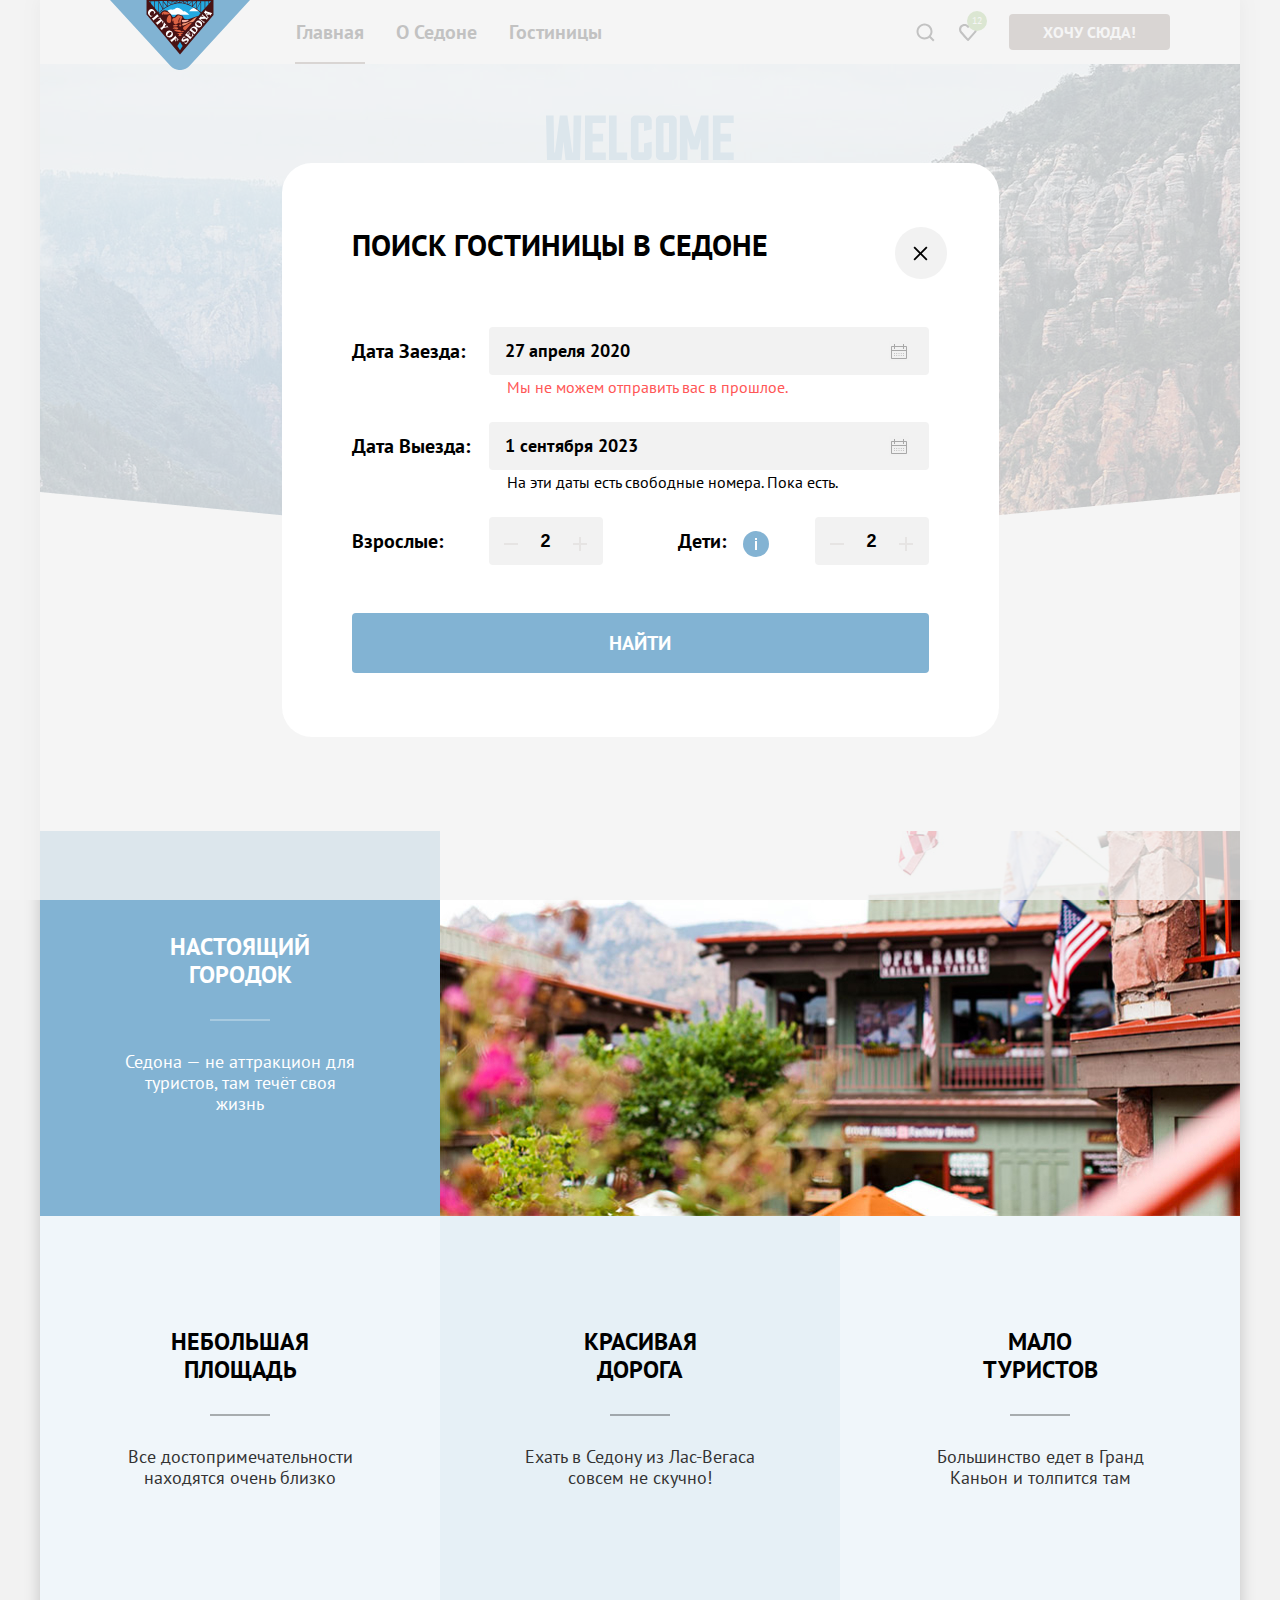
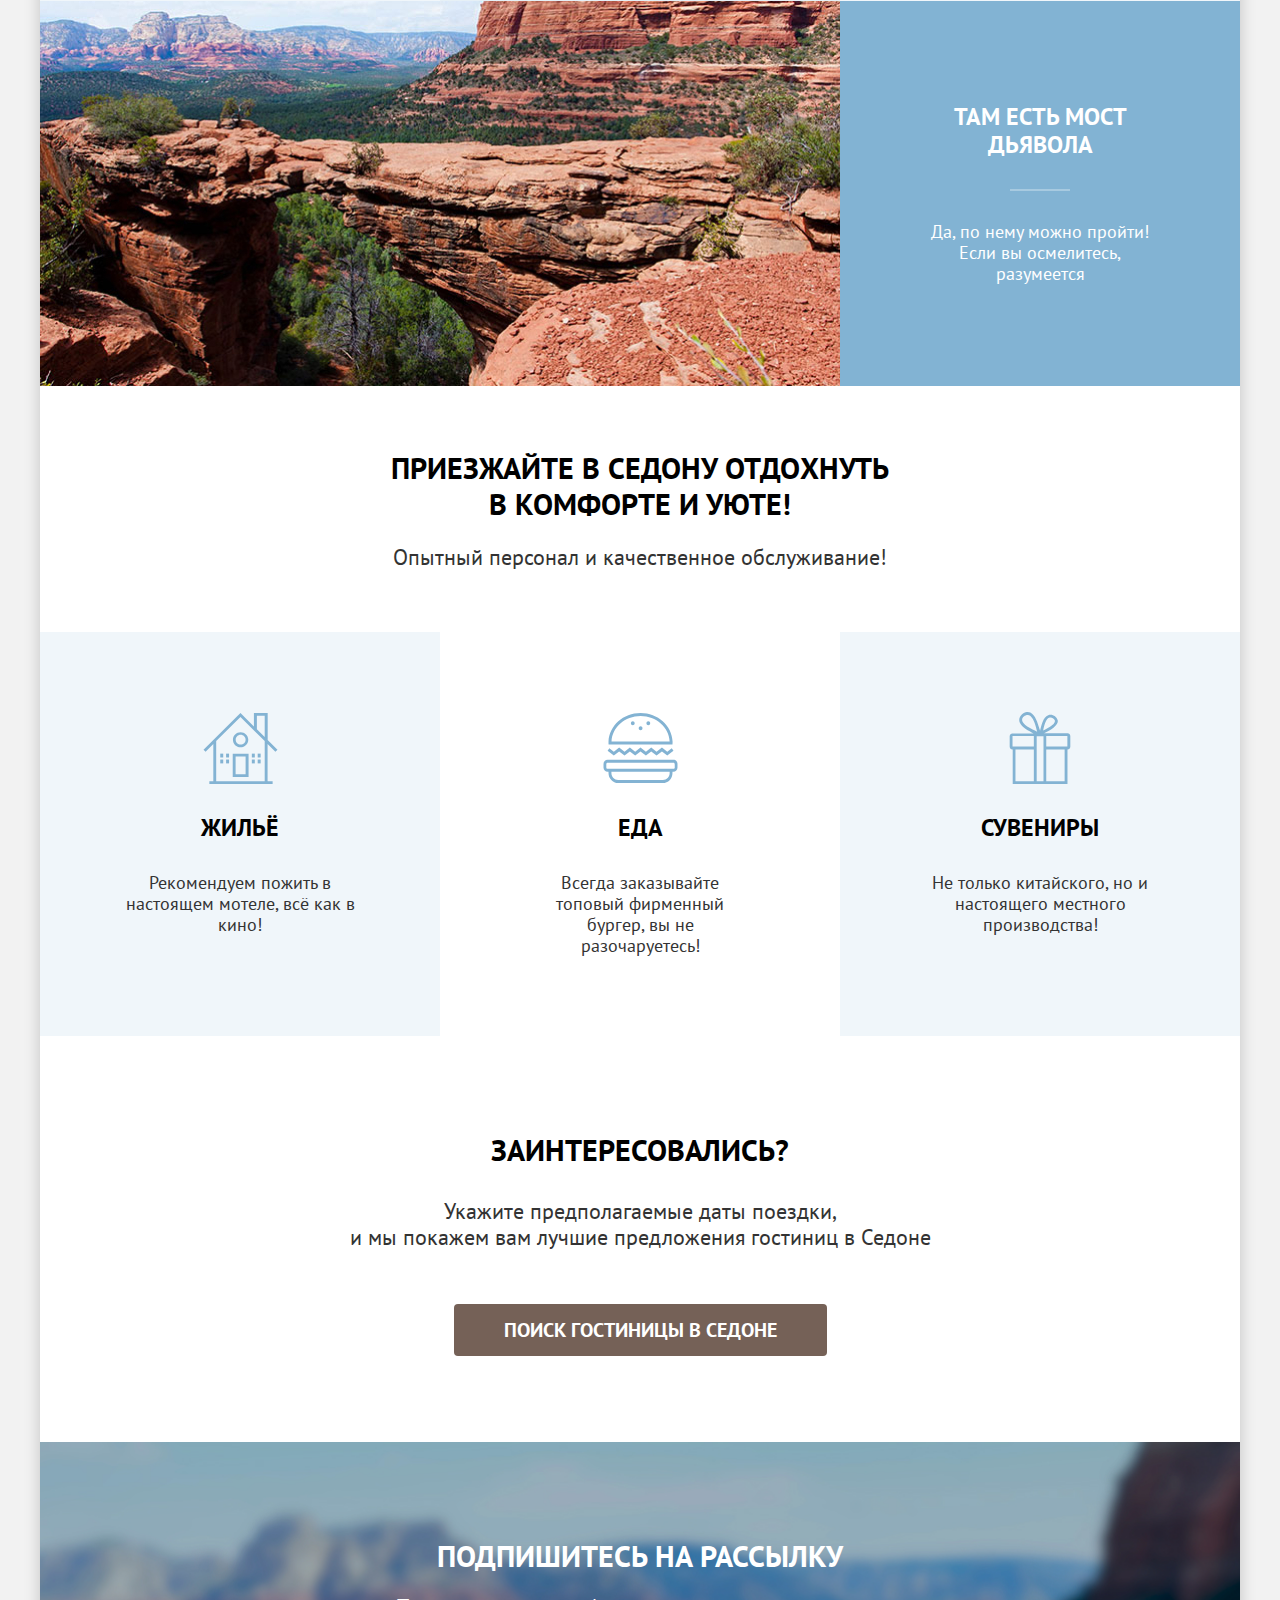
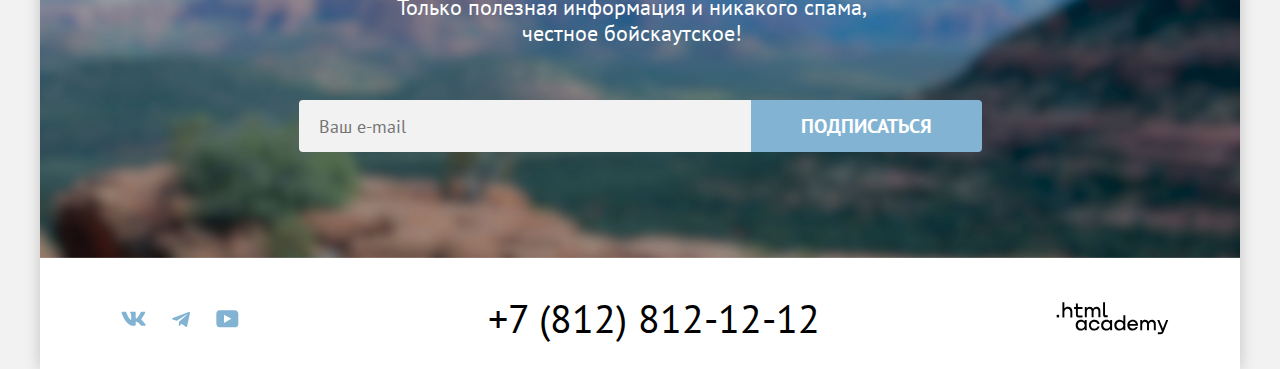
<file: modal.html>
<!DOCTYPE html>
<html lang="ru">
  <head>
    <meta charset="utf-8">
    <title>Седона</title>
    <link rel="stylesheet" href="styles/styles.css">
    <link rel="icon" href="favicon.ico">
    <link rel="icon" type="image/png" href="images/icons/favicon.png">
  </head>
  <body>
    <div class="page-container">
      <header class="main-header">
        <div class="container main-header-container">
          <nav class="header-navigation">
            <a class="header-logo">
              <img class="header-logo-image" src="images/logo/header-logo.svg" width="140" height="70" alt="Логотип Седоны.">
            </a>
            <ul class="header-navigation-list">
              <li class="header-navigation-item">
                <a class="header-navigation-link header-navigation-link-current">Главная</a>
              </li>
              <li class="header-navigation-item">
                <a class="header-navigation-link" href="#">О Седоне</a>
              </li>
              <li class="header-navigation-item">
                <a class="header-navigation-link" href="catalog.html">Гостиницы</a>
              </li>
            </ul>
          </nav>
          <ul class="navigation-user-list">
            <li class="navigation-user-item">
              <a class="navigation-user-link" href="#">
                <svg aria-label="Кнопка поиска." role="img" width="20" height="20" viewBox="0 0 20 20" fill="none" xmlns="http://www.w3.org/2000/svg">
                  <path d="M19.5 18.0083L15.8 14.3287C16.8 13.0359 17.5 11.3453 17.5 9.4558C17.5 5.08011 13.9 1.5 9.5 1.5C5.1 1.5 1.5 5.17956 1.5 9.55525C1.5 13.9309 5.1 17.511 9.5 17.511C11.3 17.511 13 16.9144 14.4 15.8204L18.1 19.5L19.5 18.0083ZM9.5 15.5221C6.2 15.5221 3.5 12.837 3.5 9.55525C3.5 6.27348 6.2 3.5884 9.5 3.5884C12.8 3.5884 15.5 6.27348 15.5 9.55525C15.5 12.837 12.8 15.5221 9.5 15.5221Z" fill="black"/>
                  </svg>
              </a>
            </li>
            <li class="navigation-user-item">
              <a class="navigation-user-link" href="#">
                <span class="navigation-user-favorites">12</span>
                <svg aria-label="Кнопка избранное." role="img" width="18" height="17" viewBox="0 0 18 17" fill="none" xmlns="http://www.w3.org/2000/svg">
                  <path d="M8.9 17C8.6 17 8.3 16.9 8.1 16.6C2.7 10.5 1.4 9.1 1.1 8.7C0.4 7.8 0 6.6 0 5.4C0 2.4 2.4 0 5.5 0C6.8 0 8 0.5 9 1.3C10 0.5 11.3 0 12.5 0C15.5 0 18 2.4 18 5.4C18 6.7 17.5 7.9 16.7 8.8L9.7 16.7C9.5 16.9 9.3 17 8.9 17ZM2.9 7.5C3.2 7.9 6.4 11.5 9 14.4L15.2 7.4C15.7 6.9 15.9 6.2 15.9 5.4C15.9 3.6 14.4 2.1 12.6 2.1C11.6 2.1 10.6 2.6 9.9 3.4C9.6 3.7 9.3 3.8 9 3.8C8.7 3.8 8.4 3.6 8.2 3.4C7.5 2.6 6.5 2.1 5.5 2.1C3.7 2.1 2.2 3.6 2.2 5.4C2.1 6.3 2.5 7 2.9 7.5C2.8 7.5 2.8 7.5 2.9 7.5Z" fill="black"/>
                  </svg>
              </a>
            </li>
            <li class="navigation-user-item">
              <button class="button button-primary navigation-user-button" type="button">Хочу сюда!</button>
            </li>
          </ul>
        </div>
      </header>
      <main class="main-container main-index">
        <section class="hero">
          <div class="container hero-container">
            <h1 class="visually-hidden">Сайт поиска отелей в городе Седона.</h1>
            <img class="main-logo" src="images/logo/main-logo.svg" width="458" height="352" alt="Welcome to the gorgeous Sedona. Because the Grand Canyon sucks!">
          </div>
        </section>
        <section class="advantages">
          <header class="advantages-header">
            <h2 class="visually-hidden">Преимущества города Седона.</h2>
            <p class="title-h2 advantages-title">Седона — небольшой городок в Аризоне, заслуживающий большего!</p>
            <p class="text-description advantages-description">Рассмотрим причины, по которым Седона круче, чем Гранд-Каньон!</p>
          </header>
          <ul class="advantages-list">
            <li class="advantages-item">
              <div class="advantages-card advantages-card-bright">
                <h3 class="advantages-card-title line-card-bright">Настоящий городок</h3>
                <p class="advantages-card-description">Седона — не аттракцион для туристов, там течёт своя жизнь</p>
              </div>
              <img class="advantages-image" src="images/backgrounds/advantages-01.jpg" width="800" height="385" alt="Дома в классическом американском стиле с флагами.">
            </li>
            <li class="advantages-item">
              <div class="advantages-card advantages-card-light">
                <h3 class="advantages-card-title line-card-light">Небольшая площадь</h3>
                <p class="advantages-card-description">Все достопримечательности находятся очень близко</p>
              </div>
            </li>
            <li class="advantages-item">
              <div class="advantages-card advantages-card-medium">
                <h3 class="advantages-card-title line-card-medium">Красивая дорога</h3>
                <p class="advantages-card-description">Ехать в Седону из Лас-Вегаса совсем не скучно!</p>
              </div>
            </li>
            <li class="advantages-item">
              <div class="advantages-card advantages-card-light">
                <h3 class="advantages-card-title line-card-light">Мало туристов</h3>
                <p class="advantages-card-description">Большинство едет в Гранд Каньон и толпится там</p>
              </div>
            </li>
            <li class="advantages-item">
              <img class="advantages-image" src="images/backgrounds/advantages-02.jpg" width="800" height="385" alt="Мост дьявола на фоне красных скалистых гор.">
              <div class="advantages-card advantages-card-bright">
                <h3 class="advantages-card-title line-card-bright">Там есть мост дьявола</h3>
                <p class="advantages-card-description">Да, по нему можно пройти! Если вы осмелитесь, разумеется</p>
              </div>
            </li>
          </ul>
        </section>
        <section class="services">
          <header class="services-header">
            <div class="services-header-container">
              <h2 class="visually-hidden">Услуги города Седона.</h2>
              <p class="title-h2 services-title">Приезжайте в Седону отдохнуть в комфорте и уюте!</p>
              <p class="text-description services-description">Опытный персонал и качественное обслуживание!</p>
            </div>
          </header>
          <ul class="services-list">
            <li class="services-item">
              <div class="services-card services-card-medium">
                <h3 class="services-card-title services-card-icon house-icon">Жильё</h3>
                <p class="services-card-description">Рекомендуем пожить в настоящем мотеле, всё как в кино!</p>
              </div>
            </li>
            <li class="services-item">
              <div class="services-card services-card-light">
                <h3 class="services-card-title services-card-icon food-icon">Еда</h3>
                <p class="services-card-description">Всегда заказывайте топовый фирменный бургер, вы не разочаруетесь!</p>
              </div>
            </li>
            <li class="services-item">
              <div class="services-card services-card-medium">
                <h3 class="services-card-title services-card-icon souvenirs-icon">Сувениры</h3>
                <p class="services-card-description">Не только китайского, но и настоящего местного производства!</p>
              </div>
            </li>
          </ul>
        </section>
        <section class="hotel-search">
          <div class="hotel-search-container">
            <h2 class="visually-hidden">Поиск гостиницы в городе Седона.</h2>
            <p class="title-h2 hotel-search-title">Заинтересовались?</p>
            <p class="text-description hotel-search-description">Укажите предполагаемые даты поездки, <br> и мы покажем вам лучшие предложения гостиниц в Седоне</p>
            <button class="button button-primary button-hotel-search" type="button">Поиск гостиницы в Седоне</button>
          </div>
        </section>
        <section class="newsletter-main">
          <div class="newsletter-main-container">
            <h2 class="title-h2 newsletter-title">Подпишитесь на рассылку</h2>
            <p class="text-description newsletter-description">Только полезная информация и никакого спама, честное бойскаутское!</p>
            <form id="newsletter-form" class="newsletter-form" action="https://echo.htmlacademy.ru/" method="post">
              <label for="newsletter-form-email">
                <input class="newsletter-field" placeholder="Ваш e-mail" type="email" name="newsletter-email" id="newsletter-form-email" required>
              </label>
              <button class="button button-secondary button-secondary-newsletter" type="submit">Подписаться</button>
            </form>
          </div>
        </section>
      </main>
      <footer class="main-footer">
        <div class="container footer-container">
          <ul class="social-list">
            <li class="social-item">
              <a class="social-link social-link-vkontakte" href="https://vk.com/htmlacademy">
                <svg class="social-link-icon" aria-label="Vkontakte." role="img" width="25" height="15" viewBox="0 0 25 15" fill="currentColor" xmlns="http://www.w3.org/2000/svg">
                  <path fill-rule="evenodd" clip-rule="evenodd" d="M24.1164 1.80445C24.2824 1.25845 24.1164 0.856445 23.3214 0.856445H20.6964C20.0284 0.856445 19.7204 1.20345 19.5534 1.58645C19.5534 1.58645 18.2184 4.78245 16.3274 6.85845C15.7154 7.46045 15.4374 7.65145 15.1034 7.65145C14.9364 7.65145 14.6854 7.46045 14.6854 6.91345V1.80445C14.6854 1.14845 14.5014 0.856445 13.9454 0.856445H9.81738C9.40038 0.856445 9.14938 1.16045 9.14938 1.44945C9.14938 2.07045 10.0954 2.21445 10.1924 3.96245V7.76045C10.1924 8.59345 10.0394 8.74444 9.70538 8.74444C8.81538 8.74444 6.65038 5.53345 5.36538 1.85945C5.11638 1.14445 4.86438 0.856445 4.19338 0.856445H1.56638C0.816382 0.856445 0.666382 1.20345 0.666382 1.58645C0.666382 2.26845 1.55638 5.65645 4.81138 10.1374C6.98138 13.1974 10.0364 14.8564 12.8194 14.8564C14.4884 14.8564 14.6944 14.4884 14.6944 13.8534V11.5404C14.6944 10.8034 14.8524 10.6564 15.3814 10.6564C15.7714 10.6564 16.4384 10.8484 17.9964 12.3234C19.7764 14.0724 20.0694 14.8564 21.0714 14.8564H23.6964C24.4464 14.8564 24.8224 14.4884 24.6064 13.7604C24.3684 13.0364 23.5184 11.9854 22.3914 10.7384C21.7794 10.0284 20.8614 9.26345 20.5824 8.88045C20.1934 8.38945 20.3044 8.17044 20.5824 7.73345C20.5824 7.73345 23.7824 3.30745 24.1154 1.80445H24.1164Z"/>
                  </svg>
              </a>
            </li>
            <li class="social-item">
              <a class="social-link social-link-telegram" href="https://t.me/htmlacademy">
                <svg class="social-link-icon" aria-label="Telegram." role="img" width="18" height="16" viewBox="0 0 18 16" fill="currentColor" xmlns="http://www.w3.org/2000/svg">
                  <path d="M16.785 0.955705L0.840489 7.1042C-0.247661 7.54126 -0.241365 8.14828 0.640845 8.41897L4.73445 9.69597L14.2058 3.72014C14.6537 3.44766 15.0629 3.59424 14.7265 3.89281L7.05283 10.8183H7.05103L7.05283 10.8192L6.77045 15.0387C7.18413 15.0387 7.36669 14.8489 7.59871 14.625L9.58705 12.6915L13.7229 15.7464C14.4855 16.1664 15.0332 15.9506 15.2229 15.0405L17.9379 2.2453C18.2158 1.13107 17.5126 0.626562 16.785 0.955705Z"/>
                  </svg>
              </a>
            </li>
            <li class="social-item">
              <a class="social-link social-link-youtube" href="https://www.youtube.com/user/htmlacademyru">
                <svg class="social-link-icon" aria-label="Youtube." role="img" width="23" height="18" viewBox="0 0 23 18" fill="currentColor" xmlns="http://www.w3.org/2000/svg">
                  <path d="M18.9402 0.356445H3.50738C1.64668 0.356445 0.333252 1.9502 0.333252 3.75645V13.8502C0.333252 15.7627 1.64668 17.3564 3.50738 17.3564H19.1591C20.8009 17.3564 22.3333 15.7627 22.3333 13.9564V3.75645C22.1143 1.9502 20.8009 0.356445 18.9402 0.356445ZM7.99494 12.8939V4.81894L15.3283 8.85645L7.99494 12.8939Z"/>
                  </svg>
              </a>
            </li>
          </ul>
          <address class="footer-address">
            <a class="footer-address-phone" href="tel:+78128121212">+7 (812) 812-12-12</a>
          </address>
          <a class="footer-dev" href="https://htmlacademy.ru/">
            <svg class="footer-dev-logo" aria-label="Логотип разработчика .html academy." role="img" width="115" height="34" viewBox="0 0 115 34" fill="currentColor" xmlns="http://www.w3.org/2000/svg">
              <path d="M0 13.2564V15.8564H2.5V13.2564H0Z"/>
              <path d="M11.6 4.85645C10 4.85645 8.8 5.55645 8 6.55645H7.9V0.356445H5.9V15.8564H7.9V10.5564C7.9 8.45645 9.2 6.95645 11.2 6.95645C13 6.95645 14.1 8.35645 14.1 10.1564V15.8564H16.1V9.75644C16.2 6.75644 14.3 4.85645 11.6 4.85645Z"/>
              <path d="M26.6 5.15645H21.8V1.45645H19.8V5.25645H17.9V7.25645H19.8V13.2564C19.8 14.9564 20.8 15.9564 22.5 15.9564H26.6V13.9564H22.9C22.2 13.9564 21.8 13.5564 21.8 12.8564V7.15645H26.6V5.15645Z"/>
              <path d="M41.1 4.95645C39.5 4.95645 38.2 5.75644 37.6 7.05645H37.5C36.9 5.85645 35.7 4.95645 34.1 4.95645C32.7 4.95645 31.6 5.75645 31 6.75645H30.9V5.15645H29V15.7564H31V10.3564C31 8.35645 32 6.85645 33.6 6.85645C35.1 6.85645 36 7.85645 36 9.45645V15.7564H38V10.1564C38 7.75645 39.4 6.85645 40.6 6.85645C42.1 6.85645 43 7.85645 43 9.45645V15.7564H45V9.25644C45.1 6.75644 43.6 4.95645 41.1 4.95645Z"/>
              <path d="M47.8 13.0564C47.8 14.7564 48.8 15.7564 50.6 15.7564H52.6V13.7564H50.9C50.2 13.7564 49.8 13.3564 49.8 12.6564V0.356445H47.8V13.0564Z"/>
              <path d="M28.9 20.0564C28 18.9564 26.7 18.2564 25 18.2564C21.9 18.2564 19.6 20.5564 19.6 23.8564C19.6 27.1564 21.9 29.4564 25 29.4564C26.8 29.4564 28 28.6564 28.8 27.5564H28.9V29.1564H30.9V18.5564H28.9V20.0564ZM25.3 27.4564C23.1 27.4564 21.7 25.8564 21.7 23.8564C21.7 21.8564 23.1 20.2564 25.3 20.2564C27.5 20.2564 28.9 21.8564 28.9 23.8564C28.9 25.7564 27.5 27.4564 25.3 27.4564Z"/>
              <path d="M44.2 22.3564C43.7 19.9564 41.6 18.2564 38.8 18.2564C35.4 18.2564 33.2 20.7564 33.2 23.8564C33.2 26.9564 35.4 29.4564 38.8 29.4564C41.6 29.4564 43.7 27.6564 44.2 25.2564H42.1C41.7 26.5564 40.4 27.5564 38.8 27.5564C36.6 27.5564 35.2 25.9564 35.2 23.9564C35.2 21.9564 36.6 20.3564 38.8 20.3564C40.4 20.3564 41.6 21.3564 42.1 22.5564H44.2V22.3564Z"/>
              <path d="M55.1 20.0564C54.2 18.9564 52.9 18.2564 51.2 18.2564C48.1 18.2564 45.8 20.5564 45.8 23.8564C45.8 27.1564 48.1 29.4564 51.2 29.4564C53 29.4564 54.2 28.6564 55 27.5564H55.1V29.1564H57.1V18.5564H55.1V20.0564ZM51.5 27.4564C49.3 27.4564 47.9 25.8564 47.9 23.8564C47.9 21.8564 49.3 20.2564 51.5 20.2564C53.7 20.2564 55.1 21.8564 55.1 23.8564C55.1 25.7564 53.6 27.4564 51.5 27.4564Z"/>
              <path d="M68.7 20.1564C67.8 19.0564 66.5 18.2564 64.8 18.2564C61.7 18.2564 59.4 20.5564 59.4 23.8564C59.4 27.1564 61.6 29.4564 64.8 29.4564C66.5 29.4564 67.8 28.6564 68.6 27.6564H68.7V29.1564H70.7V13.7564H68.7V20.1564ZM65.1 27.4564C62.9 27.4564 61.5 25.8564 61.5 23.8564C61.5 21.8564 62.9 20.2564 65.1 20.2564C67.3 20.2564 68.7 21.8564 68.7 23.8564C68.6 25.8564 67.2 27.4564 65.1 27.4564Z"/>
              <path d="M78.3 18.2564C75 18.2564 72.8 20.7564 72.8 23.8564C72.8 26.8564 74.9 29.4564 78.3 29.4564C80.8 29.4564 82.8 28.1564 83.5 25.8564H81.4C80.9 26.8564 79.8 27.4564 78.4 27.4564C76.5 27.4564 75.1 26.1564 75 24.5564H83.8C84 20.9564 81.8 18.2564 78.3 18.2564ZM78.3 20.1564C80 20.1564 81.3 21.1564 81.6 22.7564H75.1C75.4 21.2564 76.6 20.1564 78.3 20.1564Z"/>
              <path d="M98.2 18.2564C96.6 18.2564 95.3 19.0564 94.6 20.2564H94.5C93.9 19.0564 92.7 18.2564 91.1 18.2564C89.7 18.2564 88.6 18.9564 88 20.0564V18.5564H86.1V29.1564H88.1V23.7564C88.1 21.7564 89.1 20.3564 90.7 20.2564C92.2 20.2564 93.1 21.2564 93.1 22.8564V29.1564H95.1V23.5564C95.1 21.1564 96.5 20.2564 97.7 20.2564C99.2 20.2564 100.1 21.2564 100.1 22.8564V29.1564H102.1V22.6564C102.2 20.0564 100.7 18.2564 98.2 18.2564Z"/>
              <path d="M109.4 27.3564L105.8 18.4564H103.6L108.4 30.0564C108.1 30.9564 107.7 31.2564 106.7 31.2564H104.2V33.2564H106.7C108.5 33.2564 109.5 32.4564 110.2 30.6564L114.9 18.4564H112.8L109.4 27.3564Z"/>
              </svg>
          </a>
        </div>
      </footer>
      <div class="modal-container">
        <div class="modal modal-search">
          <button class="modal-close-button">
            <span class="visually-hidden">Закрыть</span>
          </button>
          <section class="modal-content">
            <h2 class="modal-title">Поиск гостиницы в Седоне</h2>
            <form class="modal-form" action="https://echo.htmlacademy.ru" method="post">
              <div class="form-container">
                <label class="modal-form-title" for="arrival-date">Дата заезда:</label>
                <div class="modal-input-container">
                  <input class="modal-input-large" name="arrival-date" type="text"
                    value="27 апреля 2020" id="arrival-date" placeholder="Укажите дату" required>
                  <button class="calendar-button calendar-button-arrival" type="button">
                    <span class="visually-hidden">Выбрать дату заезда.</span>
                  </button>
                  <p class="message message-error">Мы не можем отправить вас в прошлое.</p>
                </div>
              </div>
              <div class="form-container">
                <label class="modal-form-title" for="departure-date">Дата
                  выезда:</label>
                <div class="modal-input-container">
                  <input class="form-input input-element modal-input-large" name="departure-date" type="text"
                    value="1 сентября 2023" id="departure-date" placeholder="Укажите дату" required>
                  <button class="calendar-button calendar-button-departure" type="button">
                    <span class="visually-hidden">Выбрать дату выезда.</span>
                  </button>
                  <p class="message">На эти даты есть свободные номера. Пока есть.</p>
                </div>
              </div>
              <div class="form-container">
                <div class="guests-container adult-container">
                  <label class="modal-form-title" for="adult-guest">Взрослые:</label>
                  <div class="form-input-guest-container">
                    <button class="plus-minus-button minus-button" type="button">
                      <span class="visually-hidden">Увеличить количество взрослых.</span>
                    </button>
                    <input class="form-input-guest" name="adult-guest" value="2" id="adult-guest" required>
                    <button class="plus-minus-button plus-button" type="button">
                      <span class="visually-hidden">Уменьшить количество взрослых людей.</span>
                    </button>
                  </div>
                </div>
                <div class="guests-container">
                  <label class="modal-form-title" for="children-guest">Дети:</label>
                  <div class="tooltip-input">
                    <div class="tooltip">
                      <button class="tooltip-button" type="button">
                        <span class="visually-hidden">Подробная информация.</span>
                      </button>
                      <p class="tooltip-text" role="tooltip">
                        Укажите количество детей, которые будут с вами, возраст которых от 6 до 18 лет. Дети до 6 лет
                        размещаются бесплатно.
                      </p>
                    </div>
                    <div class="form-input-guest-container">
                      <button class="plus-minus-button minus-button" type="button">
                        <span class="visually-hidden">Увеличить количество детей.</span>
                      </button>
                      <input class="form-input-guest" name="children-guest" value="2" id="children-guest" required>
                      <button class="plus-minus-button plus-button" type="button">
                        <span class="visually-hidden">Уменьшить количество детей.</span>
                      </button>
                    </div>
                  </div>
                </div>
              </div>
              <button class="button button-secondary modal-button" type="submit">Найти</button>
            </form>
          </section>
        </div>
      </div>
    </div>
  </body>
</html>
</file>
<file: styles/styles.css>
@font-face {
  font-family: "PT Sans";
  font-style: normal;
  font-weight: 400;
  src: url(../fonts/ptsans-400.woff2) format(woff2);
  font-display: swap;
}

@font-face {
  font-family: "PT Sans";
  font-style: normal;
  font-weight: 700;
  src: url(../fonts/ptsans-700.woff2) format(woff2);
  font-display: swap;
}

*,
*:before,
*:after {
  box-sizing: border-box;
}

html {
  height: 100%;
}

body {
  margin: 0 auto;
  height: 100%;
  min-width: 1280px;
  font-family: "PT Sans", sans-serif;
  font-weight: 400;
  font-size: 18px;
  line-height: 24px;
  color: #000000;
  background-color: #F2F2F2;
}

.visually-hidden {
  clip: rect(0 0 0 0);
  -webkit-clip-path: inset(100%);
  position: absolute;
  clip-path: inset(100%);
  margin: -1px;
  border: 0;
  padding: 0;
  width: 1px;
  height: 1px;
  overflow: hidden;
  white-space: nowrap;
}

.page-container {
  display: flex;
  flex-direction: column;
  margin: 0 auto;
  max-width: 1200px;
  min-height: 100%;
  background-color: #FFFFFF;
  box-shadow: 0 0 15px 0 rgba(0, 0, 0, 0.20);
}

.container {
  max-width: 1060px;
  width: 100%;
  margin: 0 auto;
}

.main-header-container {
  display: flex;
  width: 1060px;
  /*max-height: 64px;*/
  justify-content: center;
  margin-bottom: 0;
}

.header-navigation {
  display: flex;
  flex-grow: 1;
}

.header-logo {
  margin-right: 30px;
  margin-bottom: -6px;
  z-index: 1;
  height: 70px;
}

.header-navigation-list {
  display: flex;
  max-width: 624px;
  margin: 0;
  padding: 0;
  align-items: center;
  flex-wrap: wrap;
  list-style-type: none;
  flex-grow: 1;
}

.navigation-user-list {
  display: flex;
  margin: 0 0 0 auto;
  padding: 0;
  align-items: center;
  flex-wrap: wrap;
  list-style-type: none;
}

.header-navigation-link {
  display: block;
  font-weight: 700;
  font-size: 20px;
  line-height: 24px;
  color: #000000;
  text-decoration: none;
  padding: 20px 16px;
  position: relative;
}

.header-navigation-link-current::before {
  position: absolute;
  bottom: 0;
  height: 2px;
  left: 15px;
  right: 15px;
  background-color: #756257;
  content: "";
}

.header-navigation-link:hover::before {
  position: absolute;
  bottom: 0;
  height: 2px;
  left: 15px;
  right: 15px;
  background-color: #756257;
  content: "";
}

.navigation-user-link {
  display: flex;
  justify-content: center;
  padding: 20px 12px;
  position: relative;
}

.navigation-user-favorites {
  display: flex;
  position: absolute;
  background: #7DB54F;
  font-size: 10px;
  line-height: 10px;
  color:#FFF;
  border-radius: 50%;
  top: 7px;
  right: 2px;
  min-width: 20px;
  min-height: 20px;
  justify-content: center;
  align-items: center;
}

.button {
  font-family: inherit;
  font-weight: 700;
  font-size: 20px;
  line-height: 36px;
  text-transform: uppercase;
  text-align: center;
  border: none;
  border-radius: 4px;
  cursor: pointer;
}

.button-primary {
  color: #FFFFFF;
  background-color: #756157;
}

.button-primary:hover {
  background-color: #615048;
}

.button-primary:focus {
  background-color: #615048;
}

.button-primary:active {
  background-color: #756157;
  color: #FFFFFF4D;
}

.navigation-user-button {
  font-size: 16px;
  line-height: 20px;
  padding: 8px 34px;
  margin-left: 20px;
}

.main-container {
  flex-grow: 1;
  text-align: center;
}

.hero {
  background-color: #000000;
  background-image: url("../images/backgrounds/main-background.jpg");
  background-size: cover;
  background-position: center bottom;
  background-repeat: no-repeat;
  padding-top: 51px;
  padding-bottom: 82px;
}

.main-logo {
  display: block;
  margin: 0 auto;
}

.advantages-header {
  padding-top: 69px;
  min-height: 282px;
}

.advantages-title {
  width: 620px;
  margin: 0 auto;
}

.advantages-list {
  display: flex;
  flex-wrap: wrap;
  margin: 0;
  padding: 0;
  list-style-type: none;
}

.advantages-item {
  display: flex;
}

.advantages-card {
  width: 400px;
  min-height: 385px;
  padding: 112px 85px;
  margin: 0;
}

.line-card-bright::after {
  margin: 30px auto -30px;
  width: 60px;
  height: 2px;
  background-color: #FFFFFF4D;
  content: "";
  display: block;
}

.line-card-light::after,
.line-card-medium::after {
  margin: 30px auto -30px;
  width: 60px;
  height: 2px;
  background-color: #0000004D;
  content: "";
  display: block;
}

.advantages-image {
  min-height: 100%;
}

.title-h2 {
  font-weight: 700;
  font-size: 30px;
  line-height: 36px;
  text-transform: uppercase;
  text-align: center;
  margin-top: 0;
}

.text-description {
  font-weight: 400;
  font-size: 22px;
  line-height: 26px;
  color: #333333;
  text-align: center;
}

.advantages-card-title {
  font-weight: 700;
  font-size: 24px;
  line-height: 28px;
  text-transform: uppercase;
  text-align: center;
  color: #000000;
  padding: 0;
  margin: 0 auto 60px;
  max-width: 175px;
}

.advantages-card-description {
  font-weight: 400;
  font-size: 18px;
  line-height: 21px;
  text-align: center;
  color: #333333;
  margin: 0;
}

.advantages-card-bright {
  background-color: #82B3D3;
  padding: 102px 85px;
}

.advantages-card-bright h3, .advantages-card-bright p {
  color: #FFFFFF;
}

.advantages-card-light {
  background-color: #83B3D31F;
}

.advantages-card-medium {
  background-color: #83B3D333;
}

.services-header {
  padding-top: 64px;
  min-height: 246px;
}

.services-title {
  width: 505px;
  margin: 0 auto;
}

.services-list {
  display: flex;
  flex-wrap: wrap;
  padding: 0;
  margin: 0;
  list-style-type: none;
}

.services-card {
  display: flex;
  flex-direction: column;
  box-sizing: border-box;
  padding: 80px 85px;
  width: 400px;
  height: 100%;
  min-height: 385px;
}

.services-card-title {
  position: relative;
  font-weight: 700;
  font-size: 24px;
  line-height: 28px;
  text-transform: uppercase;
  text-align: center;
  color: #000000;
  margin: 0;
  padding-bottom: 30px;
}

.services-card-icon::before {
  display: block;
  margin: 0 auto;
  margin-bottom: 30px;
  width: 75px;
  height: 72px;
  content: "";
}

.house-icon::before {
  background-image: url("../images/icons/services-home.svg");
  background-position: center;
  background-repeat: no-repeat;
  background-size: contain;
}

.food-icon::before {
  background-image: url("../images/icons/services-food.svg");
  background-position: center;
  background-repeat: no-repeat;
  background-size: contain;
}

.souvenirs-icon::before {
  background-image: url("../images/icons/services-souvenirs.svg");
  background-position: center;
  background-repeat: no-repeat;
  background-size: contain;
}

.services-card-description {
  font-weight: 400;
  font-size: 18px;
  line-height: 21px;
  text-align: center;
  color: #333333;
  margin: 0;
}

.services-card-medium {
  background-color: #83B3D31F;
}

.services-card-light {
  background-color: #FFFFFF;
}

.hotel-search {
  max-height: 406px;
}

.hotel-search-container {
  padding: 96px;
}

.hotel-search-description {
  margin-bottom: 54px;
  margin-top: 0;
}

.button-hotel-search {
  padding: 8px 50px;
}

.newsletter-main {
  background-image: url("../images/backgrounds/newsletter-background.jpg");
  background-color: #000000;
  background-size: cover;
  background-position: center bottom;
  background-repeat: no-repeat;
  min-height: 416px;
}

.newsletter-main-container {
  padding: 96px;
  margin: 0 auto;
  max-width: 684px;
}

.newsletter-title {
  color: #FFFFFF;
  margin-bottom: 20px;
}

.newsletter-description {
  color: #FFFFFF;
  max-width: 475px;
  margin-top: 0;
  margin-bottom: 54px;
}

.newsletter-form {
  display: flex;
  justify-content: center;
}

.newsletter-field {
  font-family: inherit;
  font-weight: 400;
  font-size: 18px;
  line-height: 24px;
  text-align: left;
  color: #000000;
  background-color: #F2F2F2;
  border: none;
  border-radius: 4px 0 0 4px;
  width: 452px;
  height: 52px;
  padding: 12px 20px;
}

.newsletter-field:focus {
  outline: 3px solid #83B3D3;
}

.newsletter-field:hover {
  background-color: #E6E6E6;
}

.button-secondary {
  color: #FFFFFF;
  background-color: #82B3D3;
}

.button-secondary:hover {
  background-color: #68A2CA;
}

.button-secondary:focus {
  background-color: #68A2CA;
  color: #FFFFFF4D;
}

.button-secondary:active {
  background-color: #82B3D3;
}

.button-secondary-newsletter {
  border-radius: 0 4px 4px 0;
  padding: 8px 50px;
}

.main-footer {
  max-height: 120px;
}

.footer-container {
  display: flex;
  justify-content: space-between;
  margin: 0 auto;
  padding-top: 40px;
  padding-bottom: 30px;
  align-items: center;
}

.social-list {
  display: flex;
  flex-wrap: wrap;
  padding: 0;
  margin: 0;
  width: 142px;
  height: 40px;
  list-style-type: none;
}

.social-link {
  display: flex;
  margin: 0 auto;
  width: 47px;
  height: 40px;
  align-items: center;
  justify-content: center;
}

.social-link svg {
  fill: #83B3D3;
}

.social-link svg:hover {
  fill: #68A2CA;
}

.social-link svg:focus {
  fill: rgba(104, 162, 202, 0.3);
}

.social-link svg:active {
  fill: rgba(104, 162, 202, 0.3);
}

.footer-address-phone {
  font-weight: 400;
  font-size: 40px;
  line-height: 40px;
  color: #000000;
  text-align: center;
  text-decoration: none;
  font-style: normal;
}

.footer-address-phone:hover {
  color: #756157;
}

.footer-address-phone:focus {
  color: #756157;
}

.footer-address-phone:active {
  color: rgba(117, 97, 87, 0.3);
}

.footer-dev-logo {
  display: block;
  max-height: 33px;
}

.footer-dev svg {
  fill: #000000;
}

.footer-dev svg:hover {
  fill: #756157;
}

.footer-dev svg:focus {
  fill: #756157;
}

.footer-dev svg:active {
  fill: rgba(117, 97, 87, 0.3);
}

.filters {
  background-image: url("../images/backgrounds/filters-background.jpg");
  background-color: #000000;
  background-size: cover;
  background-position: center bottom;
  background-repeat: no-repeat;
  color: #FFFFFF;
}

.filters-container {
  padding-top: 35px;
  padding-bottom: 70px;
}

.filters-header {
  margin-bottom: 40px;
}

.filters-header-title {
  font-weight: 700;
  font-size: 60px;
  line-height: 78px;
  text-align: left;
  margin-top: 0;
  margin-bottom: 8px;
}

.breadcrumbs {
  display: flex;
  list-style-type: none;
  margin: 0;
  padding: 0;
}

.breadcrumbs-link {
  font-weight: 400;
  font-size: 16px;
  line-height: 21px;
  color: #FFFFFF;
  text-decoration: none;
  cursor: pointer;
}

.breadcrumbs-link svg {
  fill: #FFFFFF;
}

.breadcrumbs-link svg:hover,
.breadcrumbs-link:hover {
  fill: rgba(255, 255, 255, 0.6);
  color: rgba(255, 255, 255, 0.6);
}

.breadcrumbs-link svg:focus,
.breadcrumbs-link:focus {
  fill: #FFFFFF;
  color: #FFFFFF;
}

.breadcrumbs-link svg:active,
.breadcrumbs-link:active {
  fill: rgba(255, 255, 255, 0.3);
  color: rgba(255, 255, 255, 0.3);
}

.breadcrumbs-item {
  position: relative;
  margin-right: 28px;
}

.breadcrumbs-item:not(:last-child)::after {
  position: absolute;
  top: 70%;
  right: -30px;
  transform: translateY(-50%);
  background-image: url(../images/icons/arrow.svg);
  background-repeat: no-repeat;
  width: 20px;
  height: 21px;
  content: "";
}

.filters-form {
  display: flex;
  justify-content: space-between;
  gap: 70px;
}

.filters-group {
  width: 150px;
  height: 157px;
  margin: 0;
  padding: 0;
  border: 0 none;
}

.filters-group-title {
  font-weight: 700;
  font-size: 20px;
  line-height: 24px;
  text-align: left;
  margin-bottom: 32px;
}

.filters-list {
  display: flex;
  flex-wrap: wrap;
  list-style-type: none;
  padding: 0;
  margin: 0;
}

.filters-item:not(:last-child) {
  margin-bottom: 16px;
}

.filters-control {
  display: flex;
  align-items: center;
  cursor: pointer;
}

.filters-control:hover {
  opacity: 0.6;
}

.filters-control:focus,
.filters-control:active {
  opacity: 0.3;
}

.filters-control-label {
  font-weight: 400;
  font-size: 18px;
  line-height: 23px;
  margin-left: 16px;
}

.filters-control-input[type="checkbox"] {
  background-color: #FFFFFF;
  border-radius: 4px;
  appearance: none;
  width: 20px;
  height: 20px;
  margin: 0;
  cursor: pointer;
}

.filters-control-input[type="checkbox"]:checked {
  background-image: url(../images/icons/checkbox-tick.svg);
  background-repeat: no-repeat;
  background-position: center;
}

.filters-control-input[type="radio"] {
  background-color: #FFFFFF;
  border-radius: 50%;
  appearance: none;
  width: 20px;
  height: 20px;
  margin: 0;
  cursor: pointer;
}

.filters-control-input[type="radio"]:checked {
  background-image: url(../images/icons/radio-tick.svg);
  background-repeat: no-repeat;
  background-position: center;
}

.filters-price-group {
  display: flex;
  flex-direction: column;
  height: 160px;
  max-width: 288px;
}

.filters-price {
  display: grid;
  grid-template-columns: 1fr 1fr;
  gap: 2px;
  margin-bottom: 42px;
}

.filters-price-form {
  position: relative;
}

.filters-price-text {
  font-family: inherit;
  position: absolute;
  right: 0;
  top: 50%;
  transform: translateY(-50%);
  font-weight: 400;
  font-size: 18px;
  line-height: 24px;
  color: #000000;
  opacity: 0.3;
  padding: 0 20px;
}

.filters-form-start {
  width: 100%;
  height: 48px;
  border-radius: 4px 0 0 4px;
}

.filters-form-end {
  width: 100%;
  height: 48px;
  border-radius: 0 4px 4px 0;
}

.filters-price-form input {
  font-family: inherit;
  font-weight: 700;
  font-size: 18px;
  line-height: 24px;
  color: #000000;
  background-color: #F2F2F2;
  border: none;
  padding: 10px 40px 10px 20px;
}

.filters-price-form input:hover {
  background-color: #E6E6E6;
}

.filters-price-form input:focus {
  background-color: #E6E6E6;
  outline: 3px solid #83B3D3;
}

.range-scale {
  position: relative;
  height: 4px;
  margin-bottom: 0;
  background-color: #FFFFFF;
}

.range-bar {
  position: absolute;
  height: 4px;
  background-color: #FFFFFF;
}

.range-toggle {
  position: absolute;
  width: 20px;
  height: 20px;
  background: #ffffff;
  border-radius: 5px;
  border: none;
  cursor: pointer;
}

.toggle-min {
  top: -8px;
  left: -10px;
}

.toggle-max {
  top: -8px;
  right: -10px;
}

.buttons {
  max-width: 191px;
  padding-top: 56px;
}

.button-apply {
  width: 100%;
  font-weight: 700;
  font-size: 16px;
  line-height: 20px;
  color: #FFFFFF;
  background-color: #82B3D3;
  margin-bottom: 32px;
  padding: 8px 50px;
}

.button-apply:hover {
  background-color: #68A2CA;
}

.button-apply:focus {
  color: #FFFFFF4D;
  background-color: #68A2CA;
}

.button-reset {
  width: 100%;
  font-weight: 700;
  font-size: 16px;
  line-height: 20px;
  color: #FFFFFF;
  background-color: transparent;
  padding: 8px 50px;
}

.button-reset:hover {
  color: rgba(255, 255, 255, 0.3);
}

.button-reset:focus {
  color: rgba(255, 255, 255, 0.3);
}

.catalog-container {
  padding-top: 50px;
  padding-bottom: 60px;
}

.catalog-navigation {
  display: flex;
  align-items: center;
  margin-top: 0;
  margin-bottom: 40px;
}

.result-hotels {
  font-weight: 700;
  font-size: 30px;
  line-height: 36px;
  text-transform: uppercase;
  color: #000000;
  margin: 0;
}

.select-control {
  font-family: inherit;
  font-weight: 400;
  font-size: 18px;
  line-height: 21px;
  color: #333333;
  width: 292px;
  height: 49px;
  margin-right: 70px;
  margin-left:200px;
  border: 2px solid #E5E5E5;
  border-radius: 4px;
  background-color: transparent;
}

.select-control:hover {
  border: 2px solid #68A2CA;
}

.sort-buttons {
  display: flex;
  width: 160px;
}

.sort-buttons-link {
  display: flex;
  margin: 0 auto;
  width: 48px;
  height: 48px;
  align-items: center;
  justify-content: center;
  border: 2px solid #E5E5E5;
  border-radius: 4px;
}

.sort-buttons-link:hover {
  border: 2px solid #000000;
}

.sort-buttons-link:focus {
  border: 2px solid #000000;
}

.sort-buttons-link-current,
.sort-buttons-link-current:hover {
  border: 2px solid #000000;
}

.sort-buttons-link-current:active {
  border: 2px solid #E5E5E5;
}

.catalog-main {
  margin-bottom: 80px;
}

.catalog-list {
  display: grid;
  grid-template-columns: repeat(3, 340px);
  list-style-type: none;
  margin: 0;
  margin-bottom: 80px;
  padding: 0;
  gap: 20px;
}

.hotel-card {
  display: flex;
  flex-direction: column;
  padding: 20px;
  border: 1px solid #E6E6E6;
  border-radius: 4px;
  gap: 16px;
}

.hotel-card-picture {
  display: block;
  height: 212px;
  width: 300px;
}

.hotel-card-image {
  object-fit: cover;
}

.hotel-card-title {
  margin: 0;
  text-align: left;
}

.hotel-card-title a {
  font-weight: 700;
  font-size: 24px;
  line-height: 28px;
  color: #000000;
  text-decoration: none;
}

.hotel-card-details {
  display: flex;
  justify-content: space-between;
  font-weight: 400;
  font-size: 18px;
  line-height: 21px;
  color: #333333;
}

.hotel-card-buttons {
  display: flex;
  justify-content: space-between;
}

.hotel-card-button {
  font-size: 16px;
  line-height: 20px;
  width: 140px;
  height: 36px;
  text-decoration: none;
}

.hotel-card-button.button-primary {
  padding: 8px 26px;
}

.button-active {
  background-color: #7DB54F;
}

.button-active:hover {
  background-color: #6C9E42;
}

.button-active:focus {
  color: #FFFFFF4D;
  background-color: #7DB54F;
}

.hotel-card-bottom {
  display: flex;
  justify-content: space-between;
  margin-bottom: 0;
}

.hotel-card-stars-4 {
  width: 89px;
}

.hotel-card-stars-3 {
  width: 66px;
}

.hotel-card-stars-2 {
  width: 42px;
}

.hotel-card-stars {
  height: 17px;
  margin: auto 0;
  background-image: url("../images/catalog/star.svg");
  background-repeat: space no-repeat;
}

.hotel-card-rating {
  margin: auto 0;
  padding: 8px 20px;
  font-weight: 400;
  font-size: 16px;
  line-height: 20px;
  text-transform: uppercase;
  color: #333333;
  width: 140px;
  background-color: #F2F2F2;
  border-radius: 4px;
}

.pagination {
  display: flex;
  flex-wrap: wrap;
  padding: 0;
  margin: 0;
  list-style-type: none;
  gap: 8px;
}

.pagination-link {
  display: flex;
  align-items: center;
  justify-content: center;
  min-width: 60px;
  min-height: 60px;
  padding: 10px;
  font-weight: 700;
  font-size: 20px;
  line-height: 36px;
  color: #FFFFFF;
  background-color: #82B3D3;
  text-decoration: none;
  text-align: center;
  border-radius: 4px;
  box-sizing: border-box;
}

.pagination-link:hover {
  background-color: #68A2CA;
}

.pagination-link:active {
  background-color: #82B3D3;
  color: #FFFFFF4D;
}

.pagination-current {
  color: #000000;
  background-color: #F2F2F2;
}

.pagination-current:hover,
.pagination-current:active {
  color: #000000;
  background-color: #F2F2F2;
}

.pagination-more {
  font-weight: 400;
  font-size: 22px;
  line-height: 26px;
  color: #000000;
  background-color: #FFFFFF;
}

.newsletter {
  min-height: 415px;
}

.newsletter .newsletter-title, .newsletter .newsletter-description {
  color: #000000;
  text-align: center;
}

.modal-container {
  position: fixed;
  top: 0;
  left: 0;
  display: flex;
  width: 100%;
  height: 100%;
  background-color: rgba(242, 242, 242, 0.8);
}

.modal-container-close {
  display: none;
}

.modal {
  position: relative;
  margin: auto;
  padding: 64px 70px;
  background-color: #ffffff;
  border-radius: 30px;
}

.modal-search {
  width: 717px;
}

.modal-close-button {
  position: absolute;
  padding: 0;
  top: 64px;
  right: 52px;
  width: 52px;
  height: 52px;
  background-color: rgba(242, 242, 242, 1);
  border: none;
  border-radius: 50%;
  background-image: url("../images/icons/close.svg");
  background-repeat: no-repeat;
  background-position: center;
  cursor: pointer;
}

.modal-close-button:hover {
  background-color: rgba(230, 230, 230, 1);
}

.modal-close-button:focus-visible {
  background-color: rgba(230, 230, 230, 1);
  outline: 3px solid rgba(131, 179, 211, 1);
}

.modal-close-button:focus {
  background-color: rgba(230, 230, 230, 1);
}

.modal-close-button:active {
  background-color: rgba(230, 230, 230, 1);
  opacity: 0.3;
}

.modal-title {
  margin: 0;
  margin-bottom: 64px;
  font-family: "PT Sans", sans-serif;
  font-size: 30px;
  line-height: 36px;
  font-weight: 700;
  color: #000000;
  text-transform: uppercase;
}

.modal-form {
  display: flex;
  flex-direction: column;
}

.form-container {
  display: flex;
  justify-content: space-between;
  margin-bottom: 23px;
}

.modal-form-title {
  margin: 12px 0;
  font-weight: 700;
  font-size: 20px;
  line-height: 24px;
  text-transform: capitalize;
  width: 137px;
}

.modal-input-container {
  position: relative;
  flex: 1;
}

.modal-input-large {
  font-family: inherit;
  border-radius: 4px;
  padding: 12px 16px;
  width: 100%;
  font-weight: 700;
  font-size: 18px;
  line-height: 24px;
  border: none;
  background-color: #F2F2F2;
}

.modal-input-large:hover {
  background-color: #E6E6E6;
}

.modal-input-large:focus {
  background-color: #E6E6E6;
  outline: 3px solid #83B3D3;
}

.calendar-button {
  position: absolute;
  top: 14px;
  right: 20px;
  opacity: 0.3;
  cursor: pointer;
  outline: none;
  border: none;
  background-image: url("../images/icons/calendar.svg");
  background-position: center;
  background-repeat: no-repeat;
  width: 20px;
  height: 20px;
}

.calendar-button:hover {
  opacity: 1;
}

.calendar-button:focus {
  opacity: 1;
}

.calendar-button:active {
  opacity: 0.2;
}

.message {
  margin: 0;
  margin-left: 18px;
  font-size: 16px;
}

.message-error {
  color: #FF5757;
}

.guests-container {
  display: flex;
  align-items: center;
}

.children-guest {
  margin: 10px;
}

.form-input-guest-container {
  display: flex;
  position: relative;
}

.form-input-guest {
  box-sizing: border-box;
  padding: 14px 38px;
  max-width: 114px;
  font-weight: 700;
  font-size: 18px;
  line-height: 20px;
  text-align: center;
  appearance: none;
  margin: 0;
  border: none;
  border-radius: 4px;
  background-color: #F2F2F2;
}

.plus-minus-button {
  position: absolute;
  top: 14px;
  align-items: center;
  opacity: 0.3;
  z-index: 1;
  cursor: pointer;
  outline: none;
  border: none;
  background-color: #F2F2F2;
  width: 25px;
  height: 25px;
}

.plus-button {
  right: 10px;
  background-image: url("../images/icons/plus.svg");
  background-position: center;
  background-repeat: no-repeat;
}

.minus-button {
  left: 10px;
  background-image: url("../images/icons/minus.svg");
  background-position: center;
  background-repeat: no-repeat;
}

.plus-minus-button:hover {
  opacity: 1;
}

.form-input-guest:focus-visible {
  outline: 3px solid rgba(131, 179, 211, 1);
}

.plus-minus-button:focus {
  opacity: 1;
  border-radius: 4px;
}

.plus-minus-button:active {
  opacity: 0.2;
}

.tooltip-input {
  display: flex;
  position: relative;
}

.tooltip {
  position: relative;
  margin-top: 11px;
}

.tooltip-button {
  position: absolute;
  padding: 0;
  top: 3px;
  right: 46px;
  width: 26px;
  height: 26px;
  background-color: #83B3D3;
  border: none;
  border-radius: 50%;
  background-image: url("../images/icons/info.svg");
  background-repeat: no-repeat;
  background-position: center;
  cursor: pointer;
}

.tooltip-text {
  display: none;
  position: absolute;
  top: 43px;
  left: -60px;
  transform: translateX(-50%);
  z-index: 1;
  box-sizing: border-box;
  margin: 0;
  box-shadow: 0 15px 30px rgba(0, 0, 0, 0.3);
  border-radius: 10px;
  background-color: #333333;
  padding: 21px 18px 23px 22px;
  width: 256px;
  color: #FFFFFF;
  font-size: 16px;
  line-height: 20px;
}

.tooltip-button:hover + .tooltip-text,
.tooltip-button:focus + .tooltip-text {
  display: block;
}

.tooltip-text::after {
  position: absolute;
  right: 0;
  bottom: 100%;
  left: 0;
  margin-right: auto;
  margin-left: auto;
  background-image: url("../images/icons/tooltip-triangle.svg");
  width: 19px;
  height: 9px;
  content: "";
}

.modal-button {
  width: 577px;
  height: 60px;
  margin-top: 25px;
}
</file>
